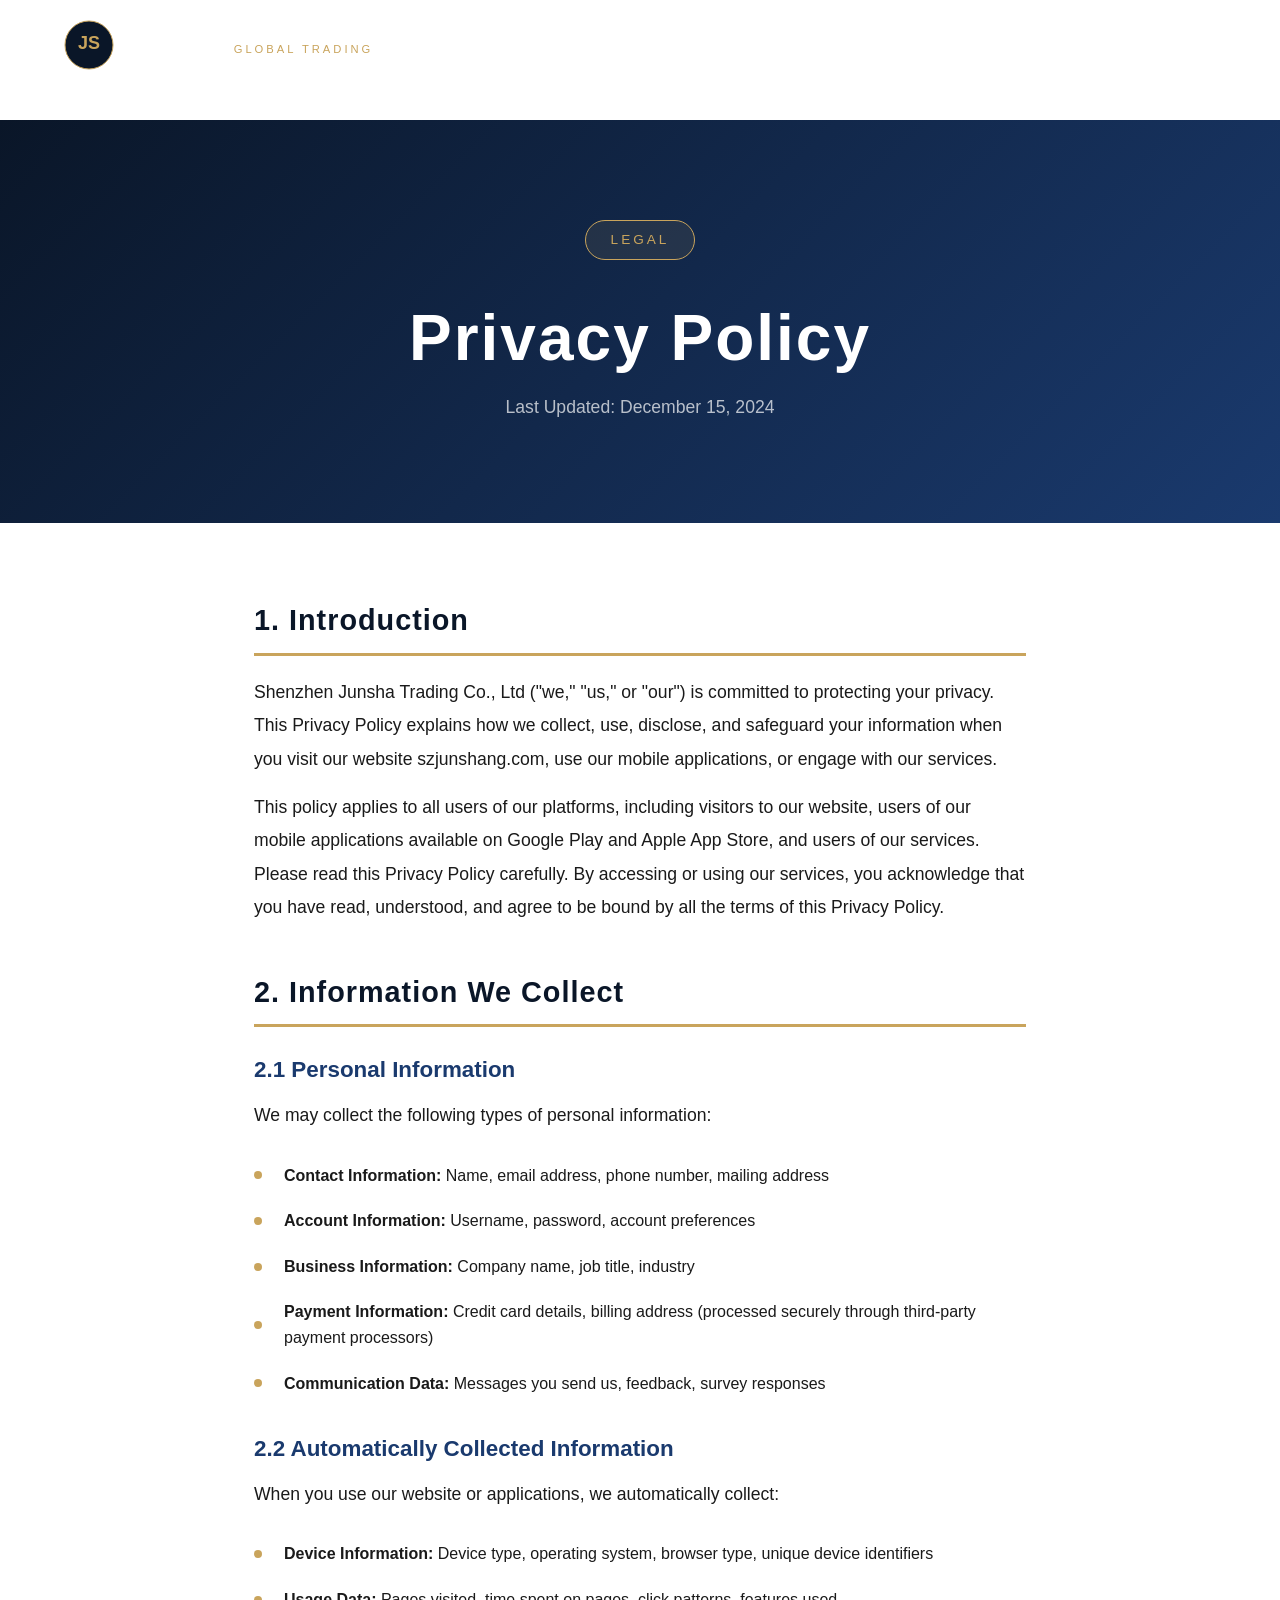
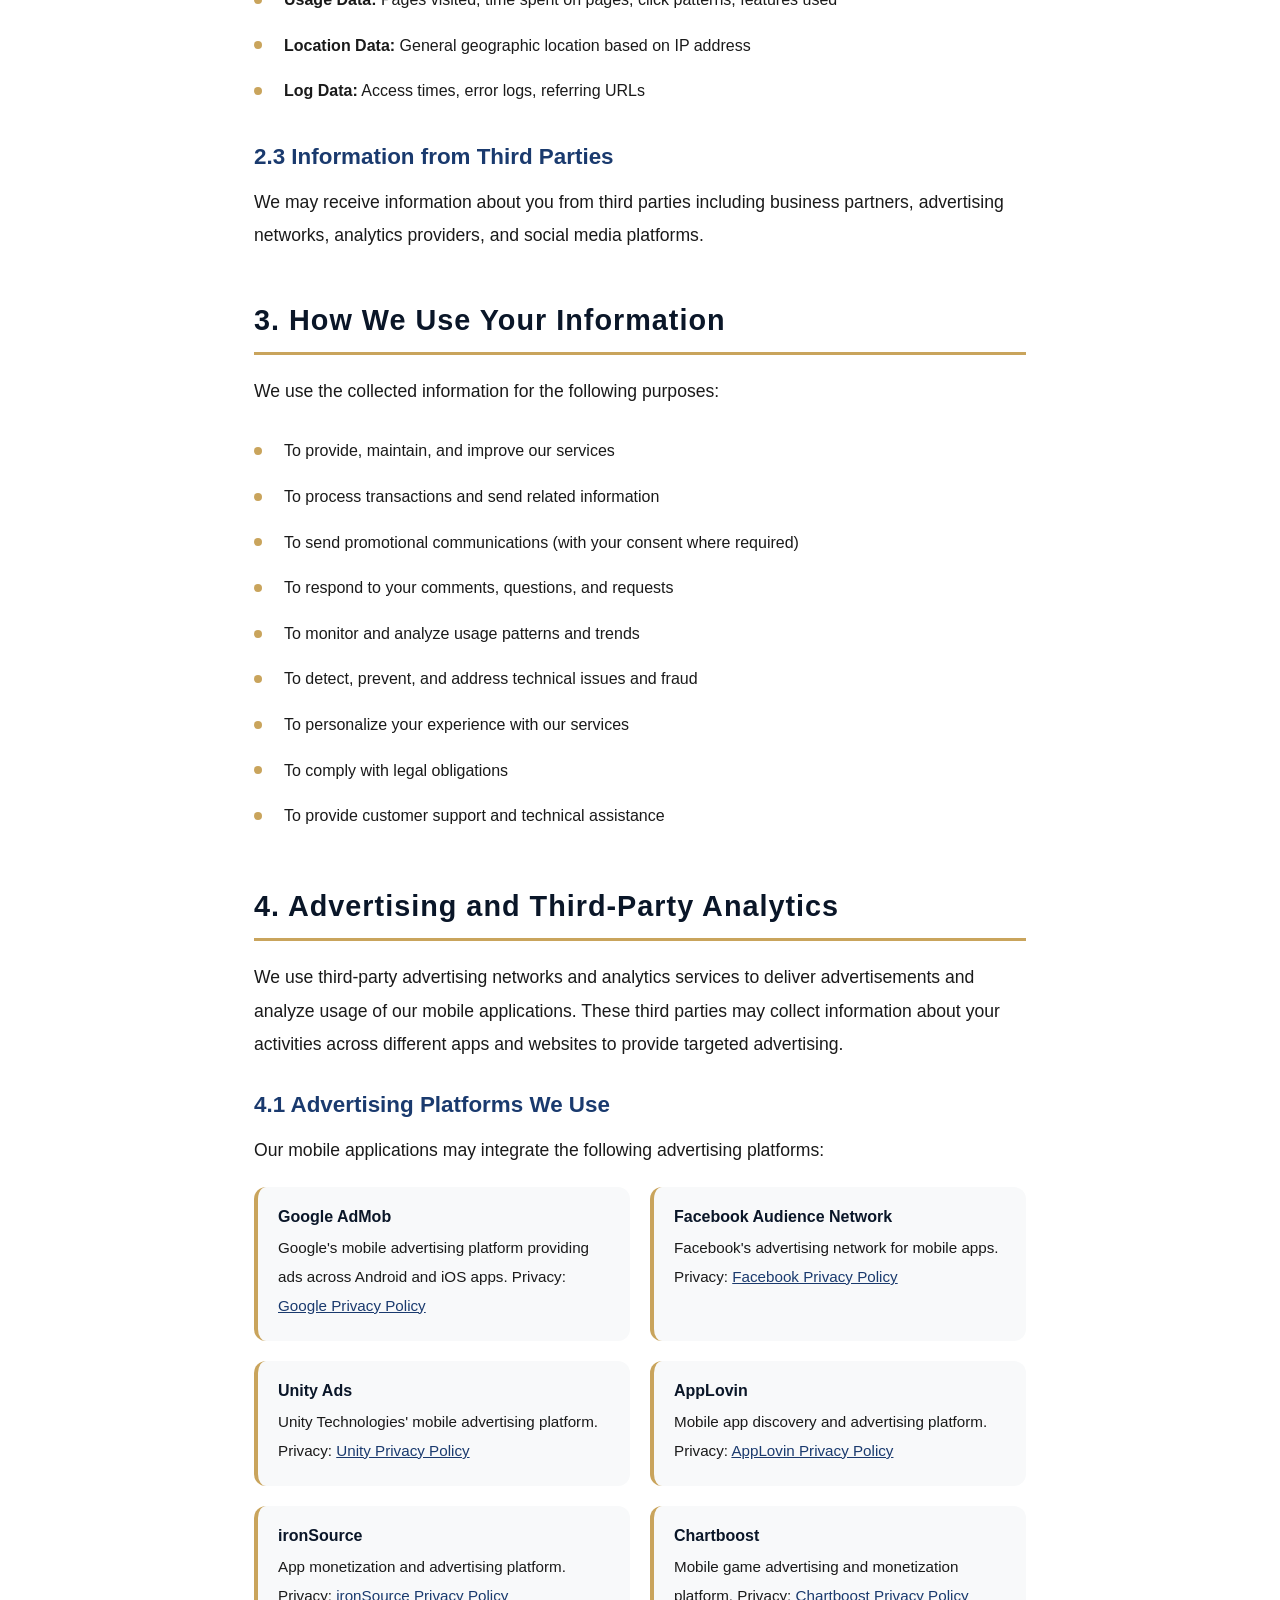
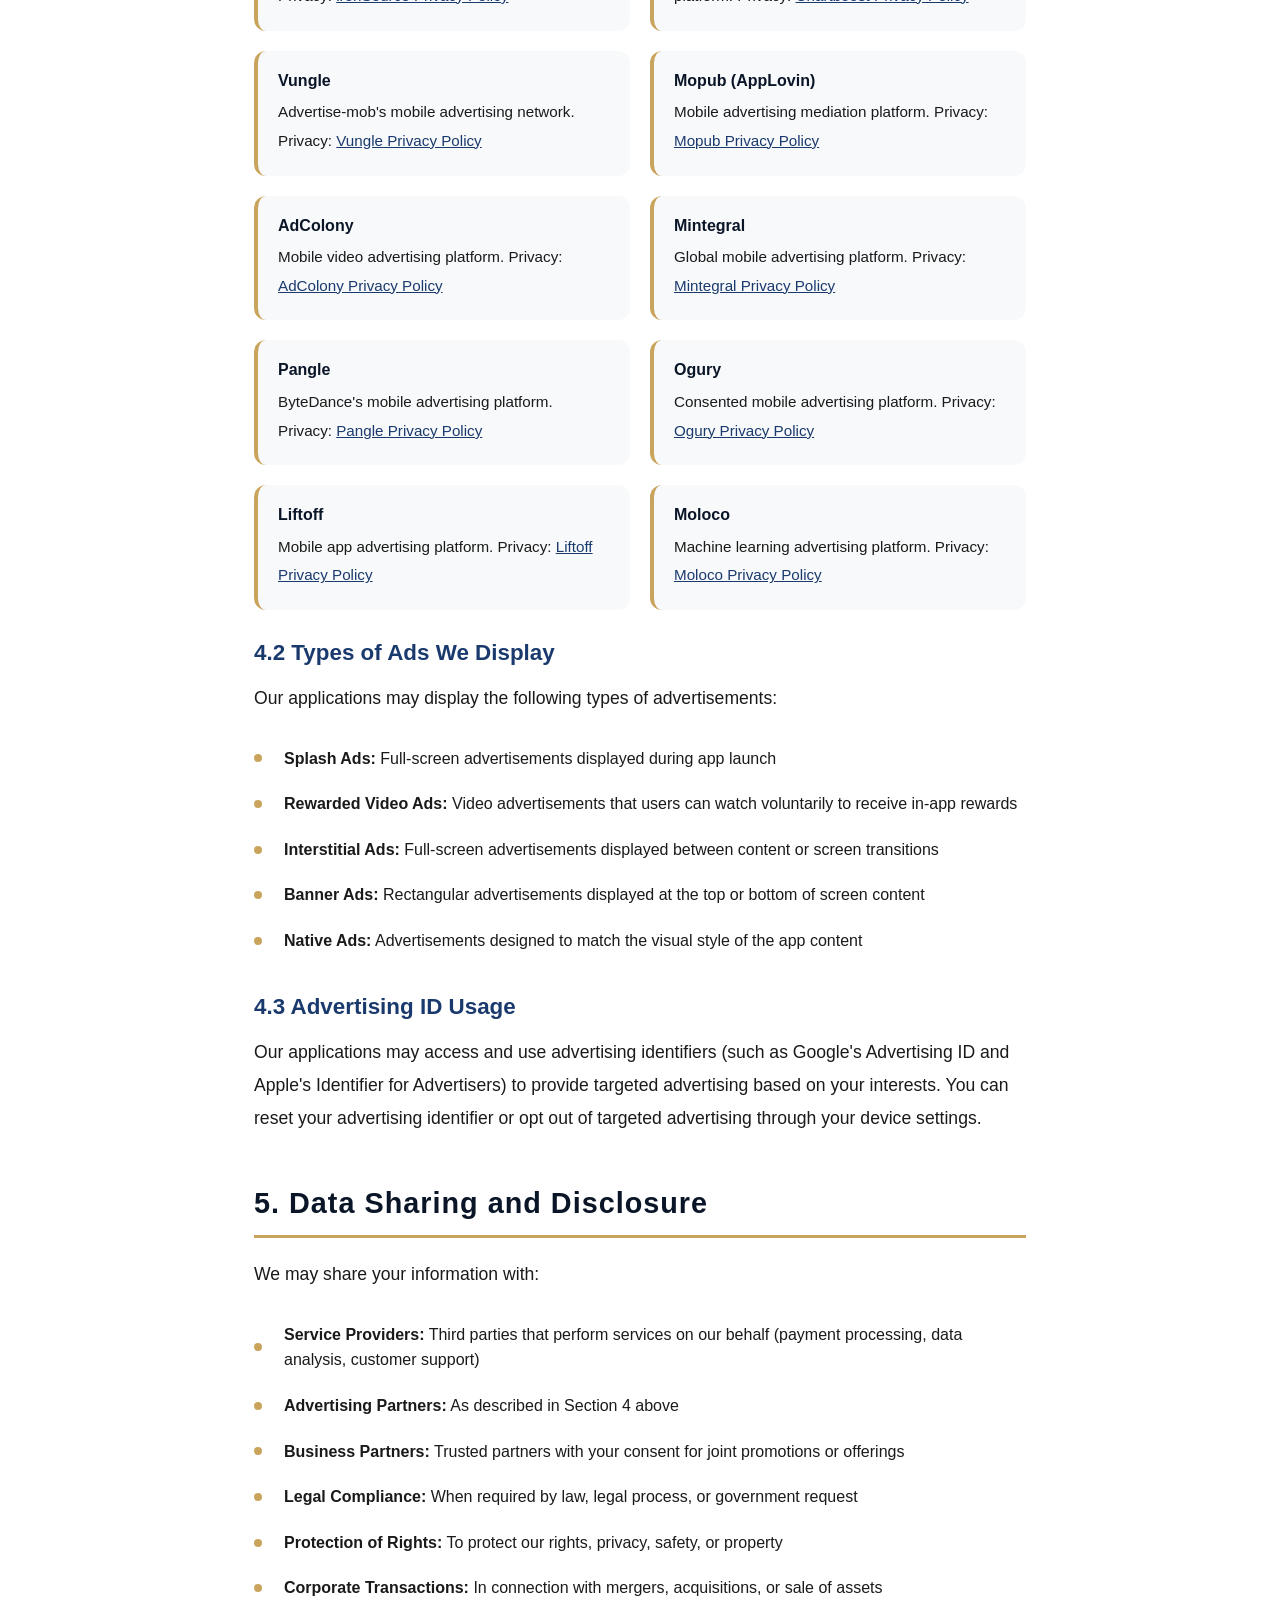
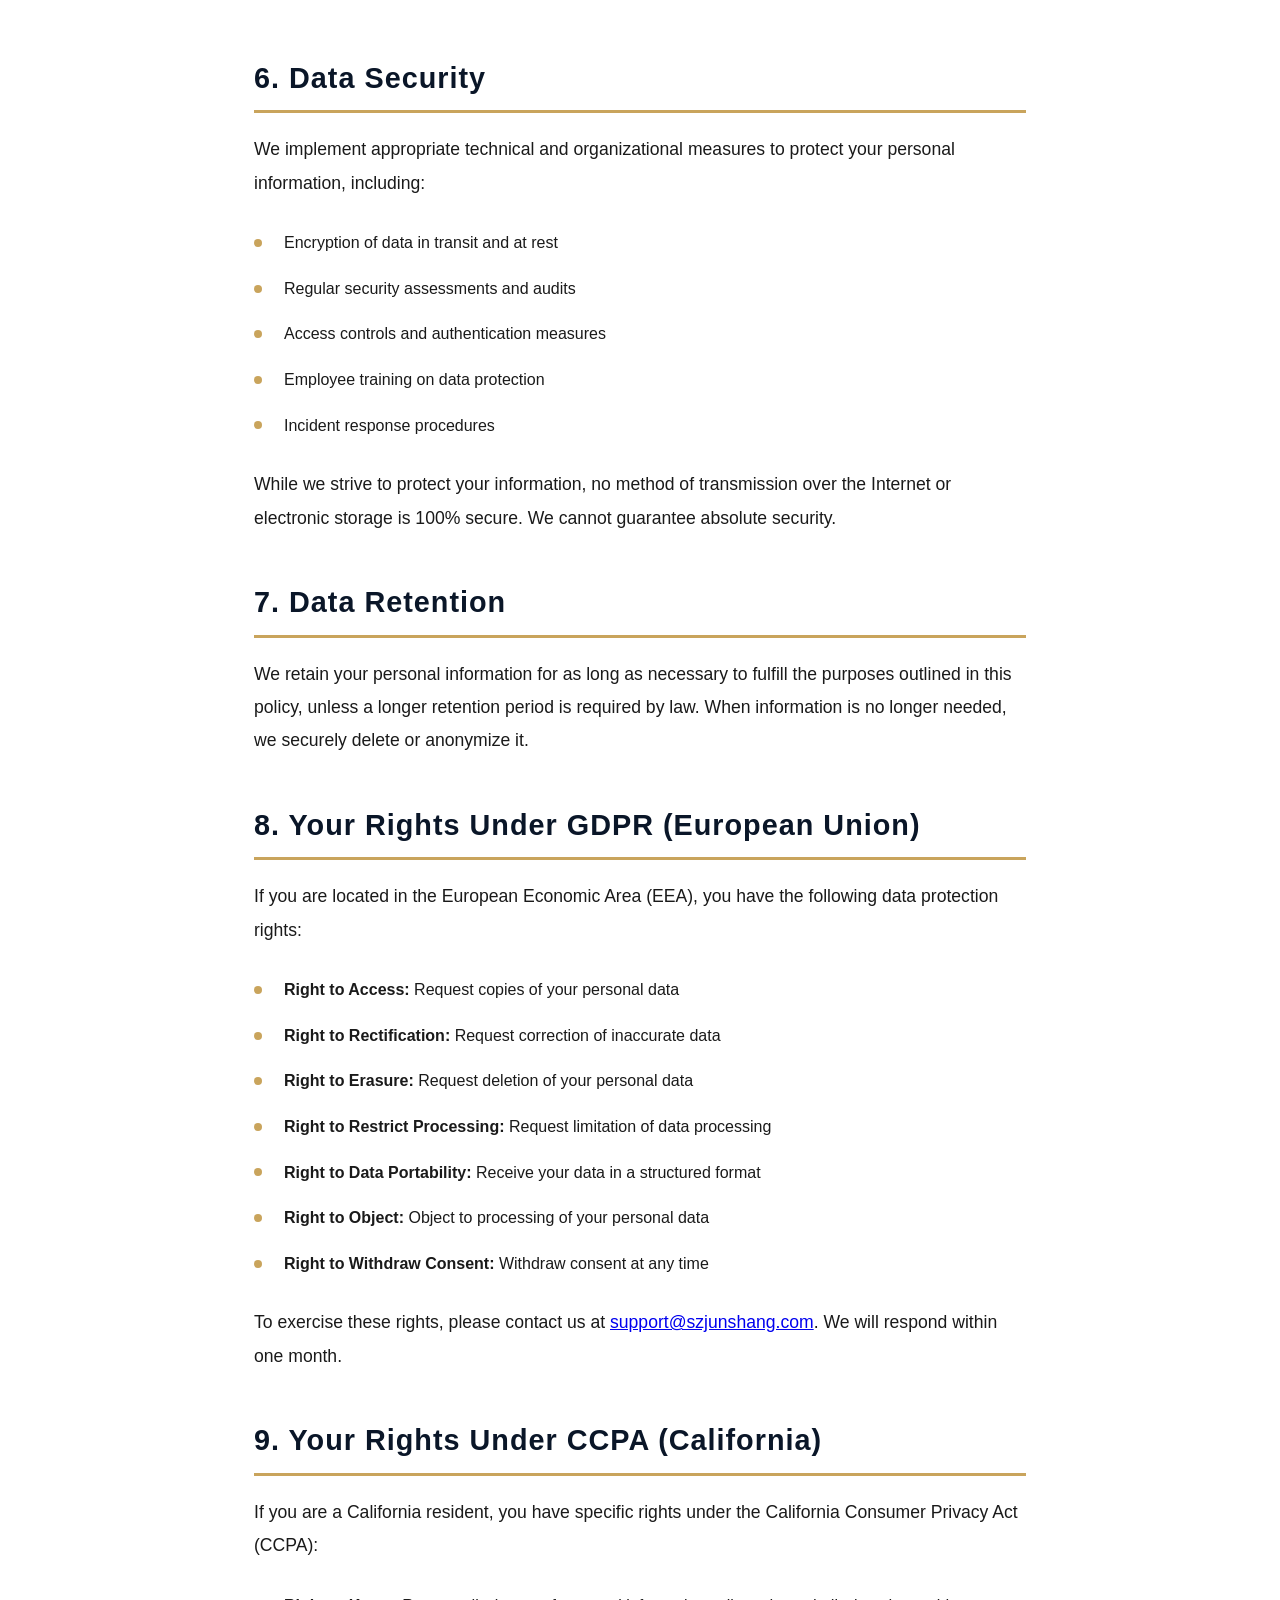
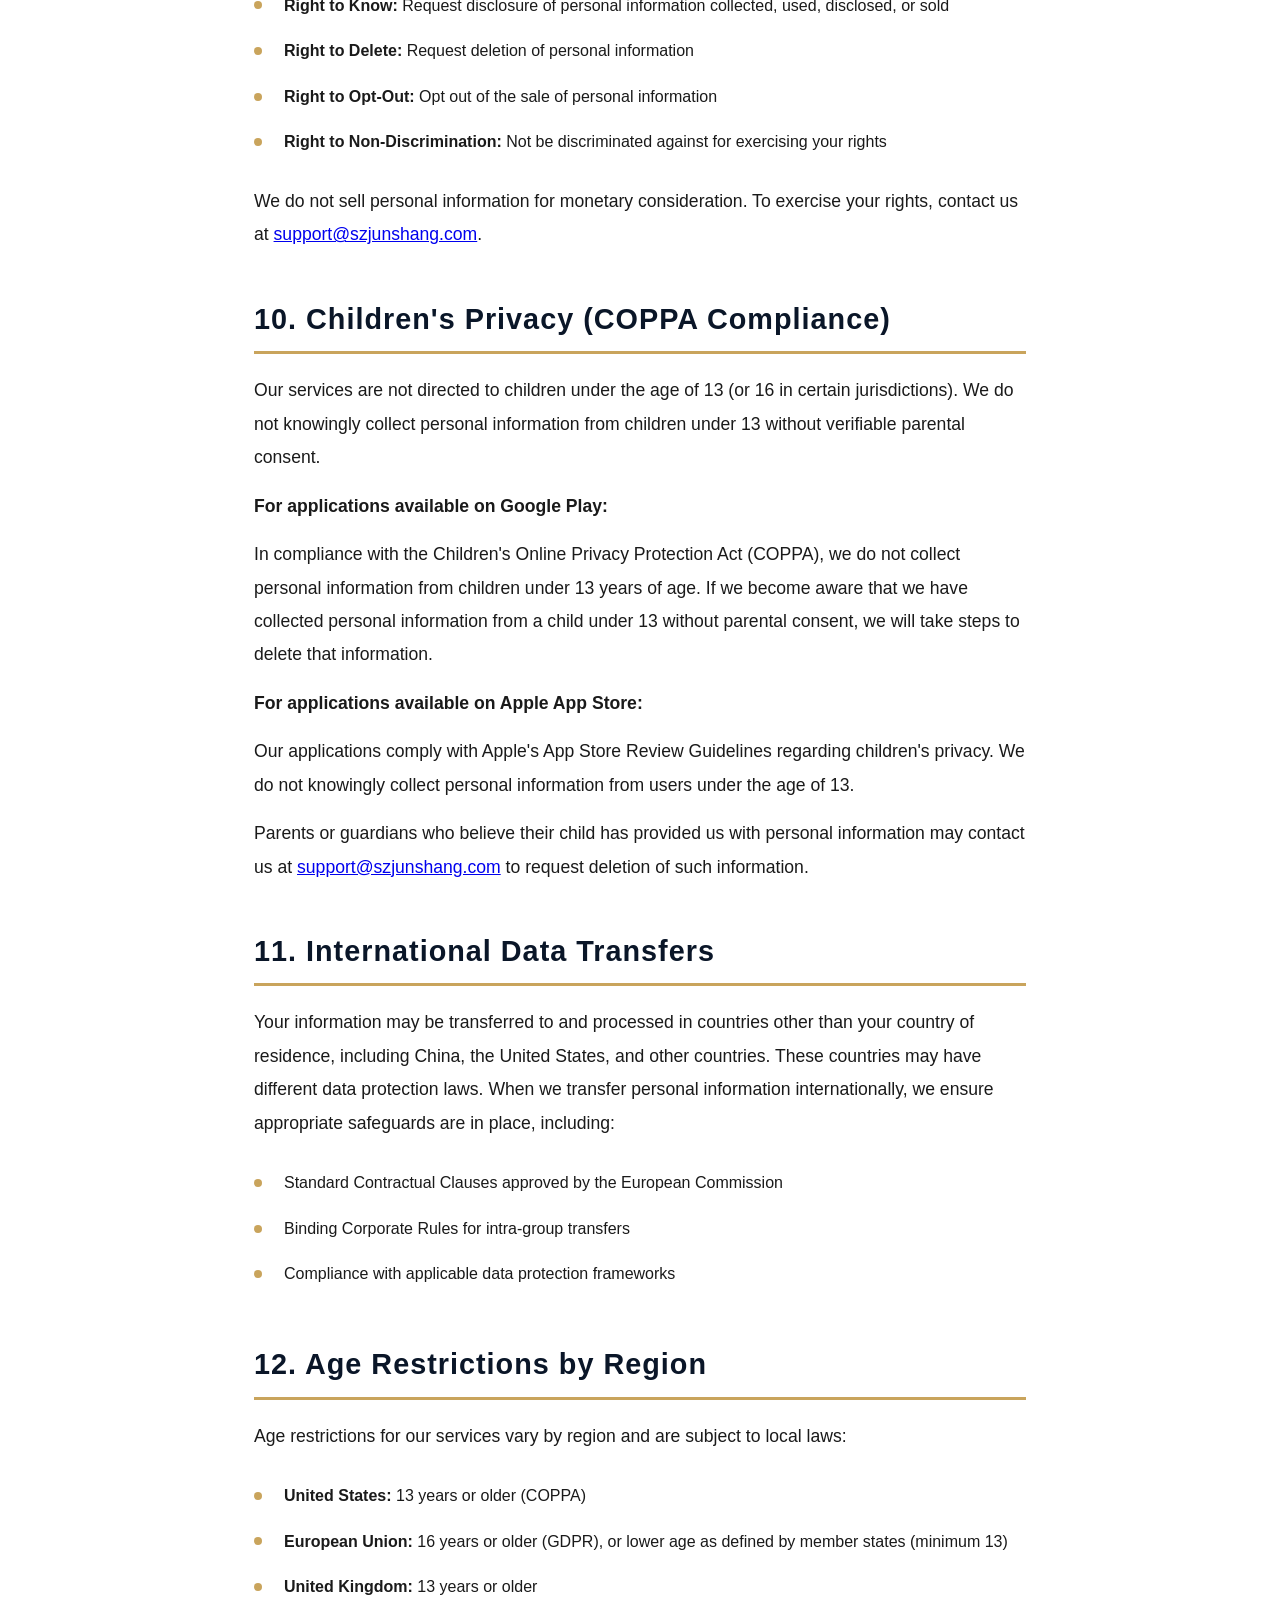
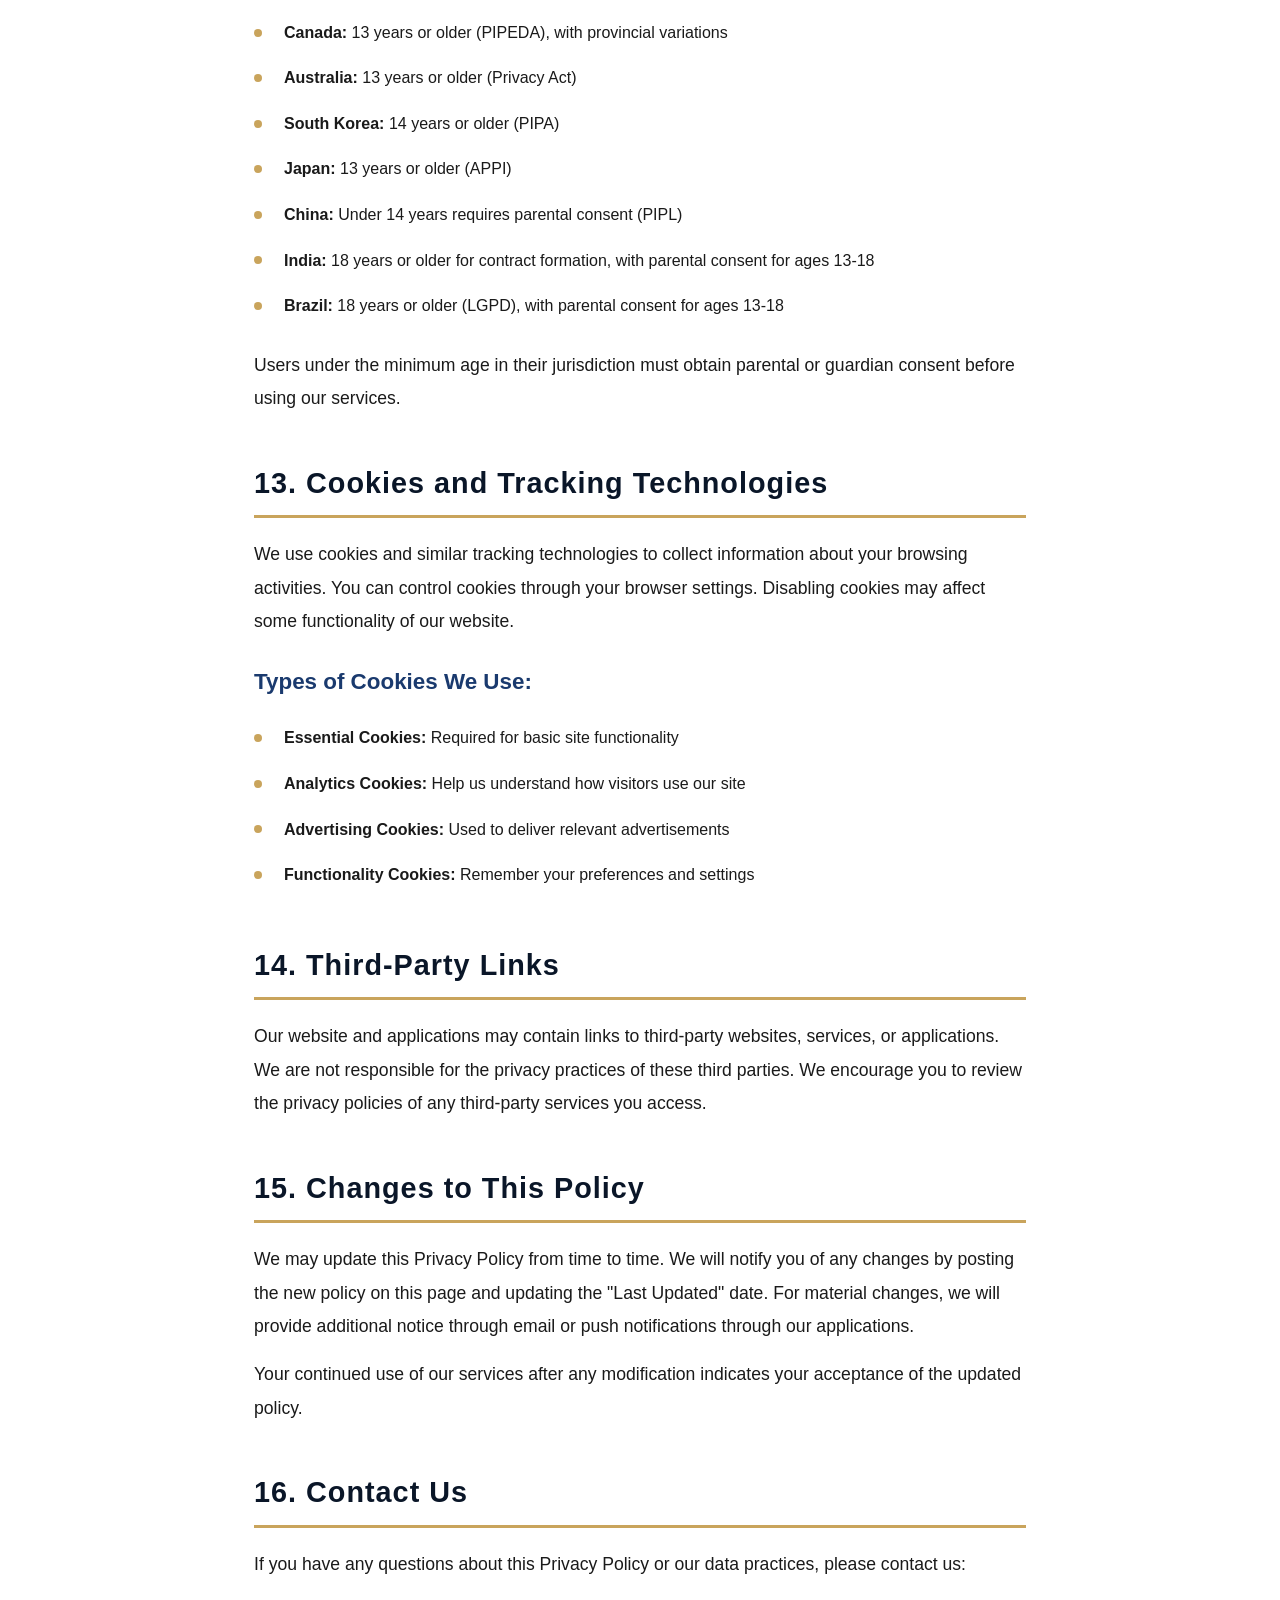
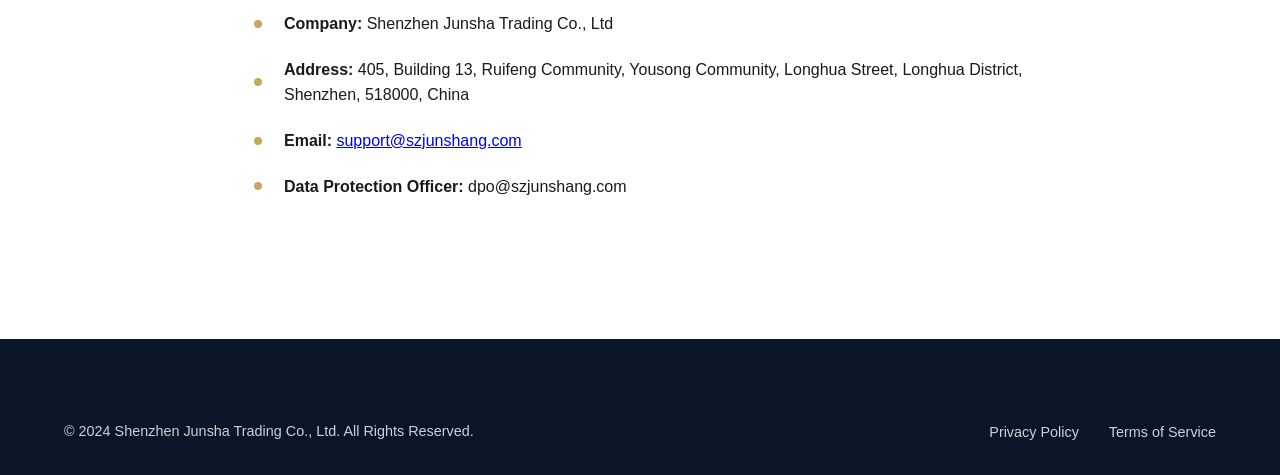
<file: privacy-policy.html>
<!DOCTYPE html>
<html lang="en">
<head>
    <meta charset="UTF-8">
    <meta name="viewport" content="width=device-width, initial-scale=1.0">
    <meta name="description" content="Shenzhen Junsha Trading Co., Ltd Privacy Policy - Learn how we collect, use, and protect your personal information.">
    <meta name="robots" content="noindex, nofollow">
    <link rel="canonical" href="https://szjunshang.com/privacy-policy">
    <title>Privacy Policy - Shenzhen Junsha Trading Co., Ltd</title>
    <link rel="stylesheet" href="css/styles.css">
</head>
<body>
    <nav class="navbar">
        <div class="nav-container">
            <a href="index.html" class="logo">
                <svg viewBox="0 0 100 100" width="50" height="50"><circle cx="50" cy="50" r="48" fill="#0a1628" stroke="#c9a45c" stroke-width="2"/><text x="50" y="58" text-anchor="middle" fill="#c9a45c" font-family="Arial" font-size="36" font-weight="bold">JS</text></svg>
                <div><span class="logo-text">JUNSHA</span><span class="logo-tagline">Global Trading</span></div>
            </a>
            <ul class="nav-menu">
                <li><a href="index.html">Home</a></li>
                <li><a href="services.html">Services</a></li>
                <li><a href="culture.html">Culture</a></li>
                <li><a href="news.html">News</a></li>
                <li><a href="contact.html">Contact</a></li>
            </ul>
            <div class="mobile-toggle"><span></span><span></span><span></span></div>
        </div>
    </nav>

    <div class="legal-page">
        <div class="legal-header">
            <div class="container">
                <span class="section-badge">Legal</span>
                <h1 style="color:#fff;margin-top:20px;">Privacy Policy</h1>
                <p style="color:rgba(255,255,255,0.7);margin-top:15px;">Last Updated: December 15, 2024</p>
            </div>
        </div>

        <div class="legal-content">
            <div class="legal-section">
                <h2>1. Introduction</h2>
                <p>Shenzhen Junsha Trading Co., Ltd ("we," "us," or "our") is committed to protecting your privacy. This Privacy Policy explains how we collect, use, disclose, and safeguard your information when you visit our website szjunshang.com, use our mobile applications, or engage with our services.</p>
                <p>This policy applies to all users of our platforms, including visitors to our website, users of our mobile applications available on Google Play and Apple App Store, and users of our services. Please read this Privacy Policy carefully. By accessing or using our services, you acknowledge that you have read, understood, and agree to be bound by all the terms of this Privacy Policy.</p>
            </div>

            <div class="legal-section">
                <h2>2. Information We Collect</h2>
                <h3>2.1 Personal Information</h3>
                <p>We may collect the following types of personal information:</p>
                <ul>
                    <li><strong>Contact Information:</strong> Name, email address, phone number, mailing address</li>
                    <li><strong>Account Information:</strong> Username, password, account preferences</li>
                    <li><strong>Business Information:</strong> Company name, job title, industry</li>
                    <li><strong>Payment Information:</strong> Credit card details, billing address (processed securely through third-party payment processors)</li>
                    <li><strong>Communication Data:</strong> Messages you send us, feedback, survey responses</li>
                </ul>

                <h3>2.2 Automatically Collected Information</h3>
                <p>When you use our website or applications, we automatically collect:</p>
                <ul>
                    <li><strong>Device Information:</strong> Device type, operating system, browser type, unique device identifiers</li>
                    <li><strong>Usage Data:</strong> Pages visited, time spent on pages, click patterns, features used</li>
                    <li><strong>Location Data:</strong> General geographic location based on IP address</li>
                    <li><strong>Log Data:</strong> Access times, error logs, referring URLs</li>
                </ul>

                <h3>2.3 Information from Third Parties</h3>
                <p>We may receive information about you from third parties including business partners, advertising networks, analytics providers, and social media platforms.</p>
            </div>

            <div class="legal-section">
                <h2>3. How We Use Your Information</h2>
                <p>We use the collected information for the following purposes:</p>
                <ul>
                    <li>To provide, maintain, and improve our services</li>
                    <li>To process transactions and send related information</li>
                    <li>To send promotional communications (with your consent where required)</li>
                    <li>To respond to your comments, questions, and requests</li>
                    <li>To monitor and analyze usage patterns and trends</li>
                    <li>To detect, prevent, and address technical issues and fraud</li>
                    <li>To personalize your experience with our services</li>
                    <li>To comply with legal obligations</li>
                    <li>To provide customer support and technical assistance</li>
                </ul>
            </div>

            <div class="legal-section">
                <h2>4. Advertising and Third-Party Analytics</h2>
                <p>We use third-party advertising networks and analytics services to deliver advertisements and analyze usage of our mobile applications. These third parties may collect information about your activities across different apps and websites to provide targeted advertising.</p>

                <h3>4.1 Advertising Platforms We Use</h3>
                <p>Our mobile applications may integrate the following advertising platforms:</p>
                <div class="ad-platforms-grid">
                    <div class="ad-platform-item">
                        <h4>Google AdMob</h4>
                        <p>Google's mobile advertising platform providing ads across Android and iOS apps. Privacy: <a href="https://policies.google.com/privacy" target="_blank" style="color:#1a3a6e;">Google Privacy Policy</a></p>
                    </div>
                    <div class="ad-platform-item">
                        <h4>Facebook Audience Network</h4>
                        <p>Facebook's advertising network for mobile apps. Privacy: <a href="https://www.facebook.com/privacy/policy" target="_blank" style="color:#1a3a6e;">Facebook Privacy Policy</a></p>
                    </div>
                    <div class="ad-platform-item">
                        <h4>Unity Ads</h4>
                        <p>Unity Technologies' mobile advertising platform. Privacy: <a href="https://unity.com/legal/privacy-policy" target="_blank" style="color:#1a3a6e;">Unity Privacy Policy</a></p>
                    </div>
                    <div class="ad-platform-item">
                        <h4>AppLovin</h4>
                        <p>Mobile app discovery and advertising platform. Privacy: <a href="https://www.applovin.com/privacy" target="_blank" style="color:#1a3a6e;">AppLovin Privacy Policy</a></p>
                    </div>
                    <div class="ad-platform-item">
                        <h4>ironSource</h4>
                        <p>App monetization and advertising platform. Privacy: <a href="https://www.ironsrc.com/privacy-policy/" target="_blank" style="color:#1a3a6e;">ironSource Privacy Policy</a></p>
                    </div>
                    <div class="ad-platform-item">
                        <h4>Chartboost</h4>
                        <p>Mobile game advertising and monetization platform. Privacy: <a href="https://www.chartboost.com/privacy/" target="_blank" style="color:#1a3a6e;">Chartboost Privacy Policy</a></p>
                    </div>
                    <div class="ad-platform-item">
                        <h4>Vungle</h4>
                        <p>Advertise-mob's mobile advertising network. Privacy: <a href="https://vungle.com/privacy/" target="_blank" style="color:#1a3a6e;">Vungle Privacy Policy</a></p>
                    </div>
                    <div class="ad-platform-item">
                        <h4>Mopub (AppLovin)</h4>
                        <p>Mobile advertising mediation platform. Privacy: <a href="https://www.mopub.com/legal/privacy/" target="_blank" style="color:#1a3a6e;">Mopub Privacy Policy</a></p>
                    </div>
                    <div class="ad-platform-item">
                        <h4>AdColony</h4>
                        <p>Mobile video advertising platform. Privacy: <a href="https://www.adcolony.com/privacy-policy/" target="_blank" style="color:#1a3a6e;">AdColony Privacy Policy</a></p>
                    </div>
                    <div class="ad-platform-item">
                        <h4>Mintegral</h4>
                        <p>Global mobile advertising platform. Privacy: <a href="https://www.mintegral.com/en/privacy/" target="_blank" style="color:#1a3a6e;">Mintegral Privacy Policy</a></p>
                    </div>
                    <div class="ad-platform-item">
                        <h4>Pangle</h4>
                        <p>ByteDance's mobile advertising platform. Privacy: <a href="https://www.pangle.io/privacy" target="_blank" style="color:#1a3a6e;">Pangle Privacy Policy</a></p>
                    </div>
                    <div class="ad-platform-item">
                        <h4>Ogury</h4>
                        <p>Consented mobile advertising platform. Privacy: <a href="https://www.ogury.com/privacy-policy/" target="_blank" style="color:#1a3a6e;">Ogury Privacy Policy</a></p>
                    </div>
                    <div class="ad-platform-item">
                        <h4>Liftoff</h4>
                        <p>Mobile app advertising platform. Privacy: <a href="https://liftoff.io/privacy-policy/" target="_blank" style="color:#1a3a6e;">Liftoff Privacy Policy</a></p>
                    </div>
                    <div class="ad-platform-item">
                        <h4>Moloco</h4>
                        <p>Machine learning advertising platform. Privacy: <a href="https://www.moloco.com/privacy-policy" target="_blank" style="color:#1a3a6e;">Moloco Privacy Policy</a></p>
                    </div>
                </div>

                <h3>4.2 Types of Ads We Display</h3>
                <p>Our applications may display the following types of advertisements:</p>
                <ul>
                    <li><strong>Splash Ads:</strong> Full-screen advertisements displayed during app launch</li>
                    <li><strong>Rewarded Video Ads:</strong> Video advertisements that users can watch voluntarily to receive in-app rewards</li>
                    <li><strong>Interstitial Ads:</strong> Full-screen advertisements displayed between content or screen transitions</li>
                    <li><strong>Banner Ads:</strong> Rectangular advertisements displayed at the top or bottom of screen content</li>
                    <li><strong>Native Ads:</strong> Advertisements designed to match the visual style of the app content</li>
                </ul>

                <h3>4.3 Advertising ID Usage</h3>
                <p>Our applications may access and use advertising identifiers (such as Google's Advertising ID and Apple's Identifier for Advertisers) to provide targeted advertising based on your interests. You can reset your advertising identifier or opt out of targeted advertising through your device settings.</p>
            </div>

            <div class="legal-section">
                <h2>5. Data Sharing and Disclosure</h2>
                <p>We may share your information with:</p>
                <ul>
                    <li><strong>Service Providers:</strong> Third parties that perform services on our behalf (payment processing, data analysis, customer support)</li>
                    <li><strong>Advertising Partners:</strong> As described in Section 4 above</li>
                    <li><strong>Business Partners:</strong> Trusted partners with your consent for joint promotions or offerings</li>
                    <li><strong>Legal Compliance:</strong> When required by law, legal process, or government request</li>
                    <li><strong>Protection of Rights:</strong> To protect our rights, privacy, safety, or property</li>
                    <li><strong>Corporate Transactions:</strong> In connection with mergers, acquisitions, or sale of assets</li>
                </ul>
            </div>

            <div class="legal-section">
                <h2>6. Data Security</h2>
                <p>We implement appropriate technical and organizational measures to protect your personal information, including:</p>
                <ul>
                    <li>Encryption of data in transit and at rest</li>
                    <li>Regular security assessments and audits</li>
                    <li>Access controls and authentication measures</li>
                    <li>Employee training on data protection</li>
                    <li>Incident response procedures</li>
                </ul>
                <p>While we strive to protect your information, no method of transmission over the Internet or electronic storage is 100% secure. We cannot guarantee absolute security.</p>
            </div>

            <div class="legal-section">
                <h2>7. Data Retention</h2>
                <p>We retain your personal information for as long as necessary to fulfill the purposes outlined in this policy, unless a longer retention period is required by law. When information is no longer needed, we securely delete or anonymize it.</p>
            </div>

            <div class="legal-section">
                <h2>8. Your Rights Under GDPR (European Union)</h2>
                <p>If you are located in the European Economic Area (EEA), you have the following data protection rights:</p>
                <ul>
                    <li><strong>Right to Access:</strong> Request copies of your personal data</li>
                    <li><strong>Right to Rectification:</strong> Request correction of inaccurate data</li>
                    <li><strong>Right to Erasure:</strong> Request deletion of your personal data</li>
                    <li><strong>Right to Restrict Processing:</strong> Request limitation of data processing</li>
                    <li><strong>Right to Data Portability:</strong> Receive your data in a structured format</li>
                    <li><strong>Right to Object:</strong> Object to processing of your personal data</li>
                    <li><strong>Right to Withdraw Consent:</strong> Withdraw consent at any time</li>
                </ul>
                <p>To exercise these rights, please contact us at <a href="mailto:support@szjunshang.com">support@szjunshang.com</a>. We will respond within one month.</p>
            </div>

            <div class="legal-section">
                <h2>9. Your Rights Under CCPA (California)</h2>
                <p>If you are a California resident, you have specific rights under the California Consumer Privacy Act (CCPA):</p>
                <ul>
                    <li><strong>Right to Know:</strong> Request disclosure of personal information collected, used, disclosed, or sold</li>
                    <li><strong>Right to Delete:</strong> Request deletion of personal information</li>
                    <li><strong>Right to Opt-Out:</strong> Opt out of the sale of personal information</li>
                    <li><strong>Right to Non-Discrimination:</strong> Not be discriminated against for exercising your rights</li>
                </ul>
                <p>We do not sell personal information for monetary consideration. To exercise your rights, contact us at <a href="mailto:support@szjunshang.com">support@szjunshang.com</a>.</p>
            </div>

            <div class="legal-section">
                <h2>10. Children's Privacy (COPPA Compliance)</h2>
                <p>Our services are not directed to children under the age of 13 (or 16 in certain jurisdictions). We do not knowingly collect personal information from children under 13 without verifiable parental consent.</p>
                <p><strong>For applications available on Google Play:</strong></p>
                <p>In compliance with the Children's Online Privacy Protection Act (COPPA), we do not collect personal information from children under 13 years of age. If we become aware that we have collected personal information from a child under 13 without parental consent, we will take steps to delete that information.</p>
                <p><strong>For applications available on Apple App Store:</strong></p>
                <p>Our applications comply with Apple's App Store Review Guidelines regarding children's privacy. We do not knowingly collect personal information from users under the age of 13.</p>
                <p>Parents or guardians who believe their child has provided us with personal information may contact us at <a href="mailto:support@szjunshang.com">support@szjunshang.com</a> to request deletion of such information.</p>
            </div>

            <div class="legal-section">
                <h2>11. International Data Transfers</h2>
                <p>Your information may be transferred to and processed in countries other than your country of residence, including China, the United States, and other countries. These countries may have different data protection laws. When we transfer personal information internationally, we ensure appropriate safeguards are in place, including:</p>
                <ul>
                    <li>Standard Contractual Clauses approved by the European Commission</li>
                    <li>Binding Corporate Rules for intra-group transfers</li>
                    <li>Compliance with applicable data protection frameworks</li>
                </ul>
            </div>

            <div class="legal-section">
                <h2>12. Age Restrictions by Region</h2>
                <p>Age restrictions for our services vary by region and are subject to local laws:</p>
                <ul>
                    <li><strong>United States:</strong> 13 years or older (COPPA)</li>
                    <li><strong>European Union:</strong> 16 years or older (GDPR), or lower age as defined by member states (minimum 13)</li>
                    <li><strong>United Kingdom:</strong> 13 years or older</li>
                    <li><strong>Canada:</strong> 13 years or older (PIPEDA), with provincial variations</li>
                    <li><strong>Australia:</strong> 13 years or older (Privacy Act)</li>
                    <li><strong>South Korea:</strong> 14 years or older (PIPA)</li>
                    <li><strong>Japan:</strong> 13 years or older (APPI)</li>
                    <li><strong>China:</strong> Under 14 years requires parental consent (PIPL)</li>
                    <li><strong>India:</strong> 18 years or older for contract formation, with parental consent for ages 13-18</li>
                    <li><strong>Brazil:</strong> 18 years or older (LGPD), with parental consent for ages 13-18</li>
                </ul>
                <p>Users under the minimum age in their jurisdiction must obtain parental or guardian consent before using our services.</p>
            </div>

            <div class="legal-section">
                <h2>13. Cookies and Tracking Technologies</h2>
                <p>We use cookies and similar tracking technologies to collect information about your browsing activities. You can control cookies through your browser settings. Disabling cookies may affect some functionality of our website.</p>
                <h3>Types of Cookies We Use:</h3>
                <ul>
                    <li><strong>Essential Cookies:</strong> Required for basic site functionality</li>
                    <li><strong>Analytics Cookies:</strong> Help us understand how visitors use our site</li>
                    <li><strong>Advertising Cookies:</strong> Used to deliver relevant advertisements</li>
                    <li><strong>Functionality Cookies:</strong> Remember your preferences and settings</li>
                </ul>
            </div>

            <div class="legal-section">
                <h2>14. Third-Party Links</h2>
                <p>Our website and applications may contain links to third-party websites, services, or applications. We are not responsible for the privacy practices of these third parties. We encourage you to review the privacy policies of any third-party services you access.</p>
            </div>

            <div class="legal-section">
                <h2>15. Changes to This Policy</h2>
                <p>We may update this Privacy Policy from time to time. We will notify you of any changes by posting the new policy on this page and updating the "Last Updated" date. For material changes, we will provide additional notice through email or push notifications through our applications.</p>
                <p>Your continued use of our services after any modification indicates your acceptance of the updated policy.</p>
            </div>

            <div class="legal-section">
                <h2>16. Contact Us</h2>
                <p>If you have any questions about this Privacy Policy or our data practices, please contact us:</p>
                <ul>
                    <li><strong>Company:</strong> Shenzhen Junsha Trading Co., Ltd</li>
                    <li><strong>Address:</strong> 405, Building 13, Ruifeng Community, Yousong Community, Longhua Street, Longhua District, Shenzhen, 518000, China</li>
                    <li><strong>Email:</strong> <a href="mailto:support@szjunshang.com">support@szjunshang.com</a></li>
                    <li><strong>Data Protection Officer:</strong> dpo@szjunshang.com</li>
                </ul>
            </div>
        </div>
    </div>

    <footer class="footer">
        <div class="container">
            <div class="footer-bottom" style="border-top:none;padding-top:0;">
                <p>&copy; 2024 Shenzhen Junsha Trading Co., Ltd. All Rights Reserved.</p>
                <div class="footer-bottom-links">
                    <a href="privacy-policy.html">Privacy Policy</a>
                    <a href="terms-of-service.html">Terms of Service</a>
                </div>
            </div>
        </div>
    </footer>
    <script src="js/main.js"></script>
</body>
</html>
</file>
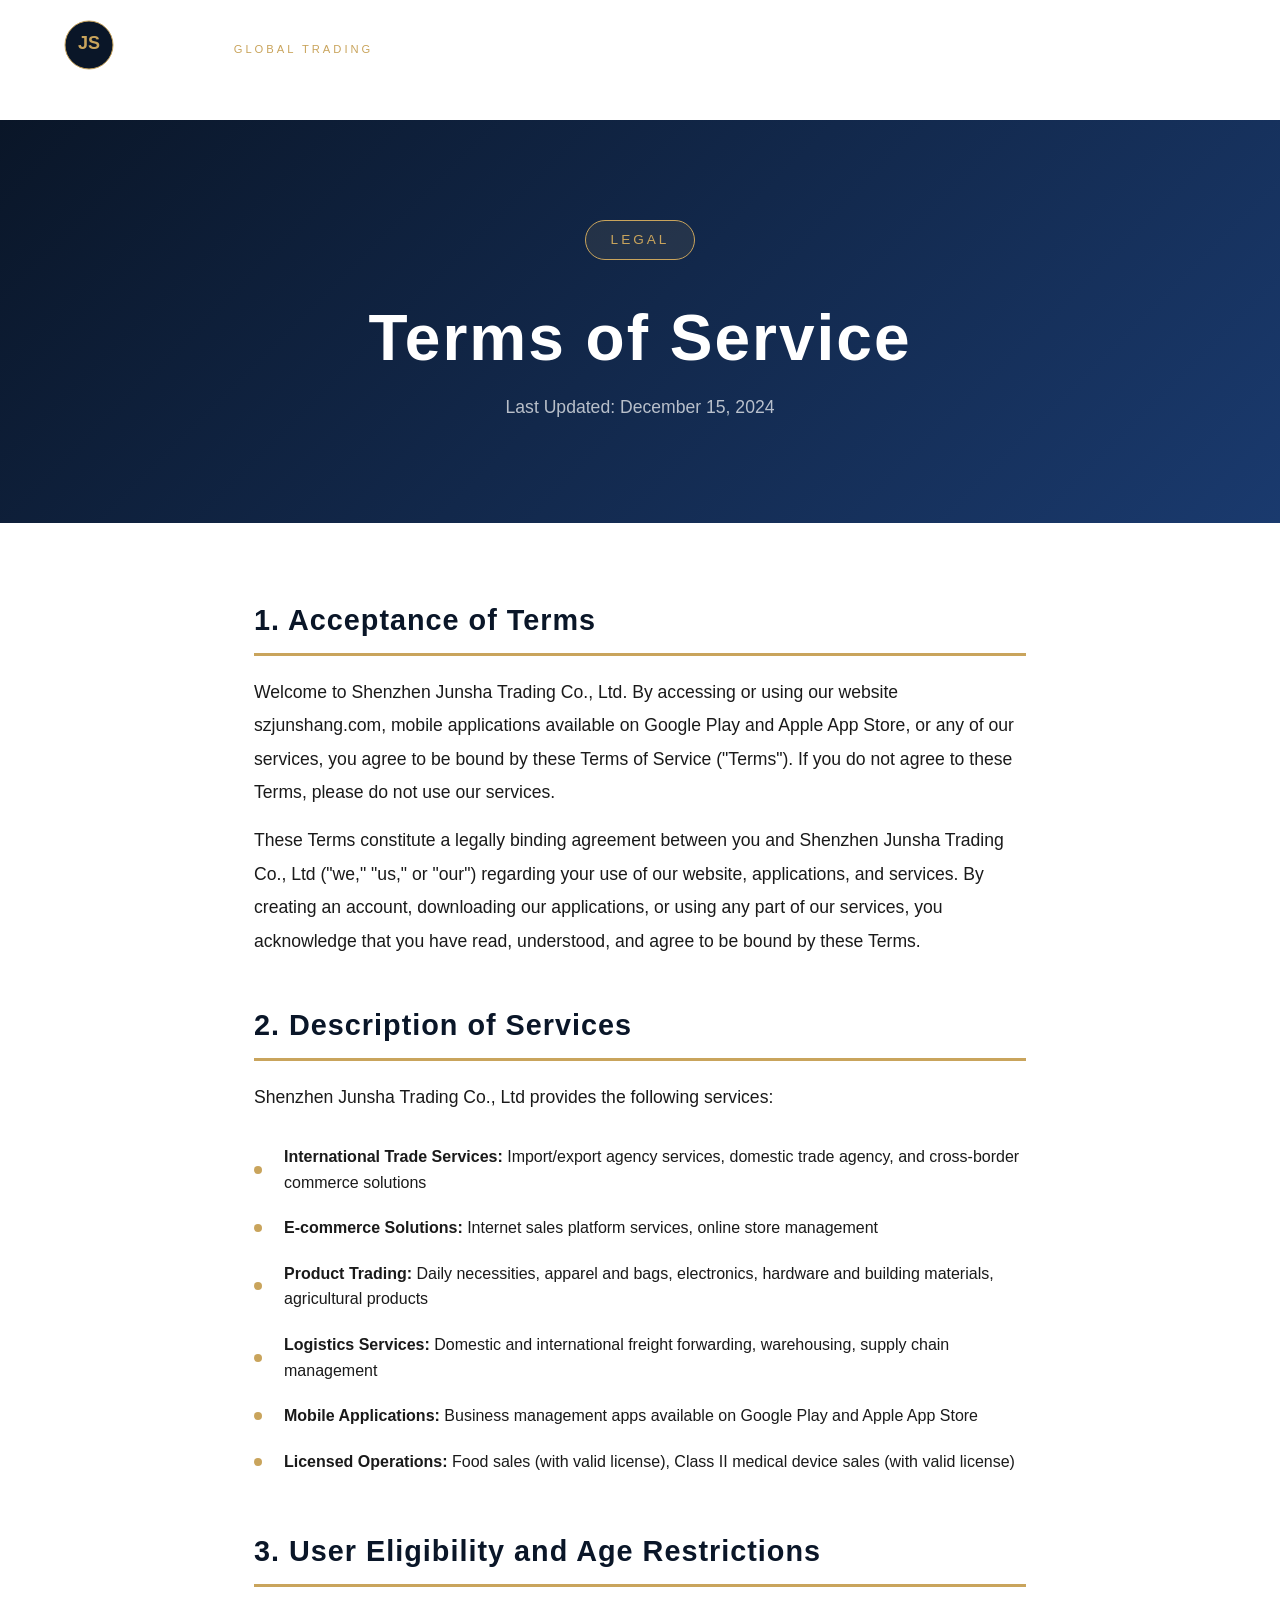
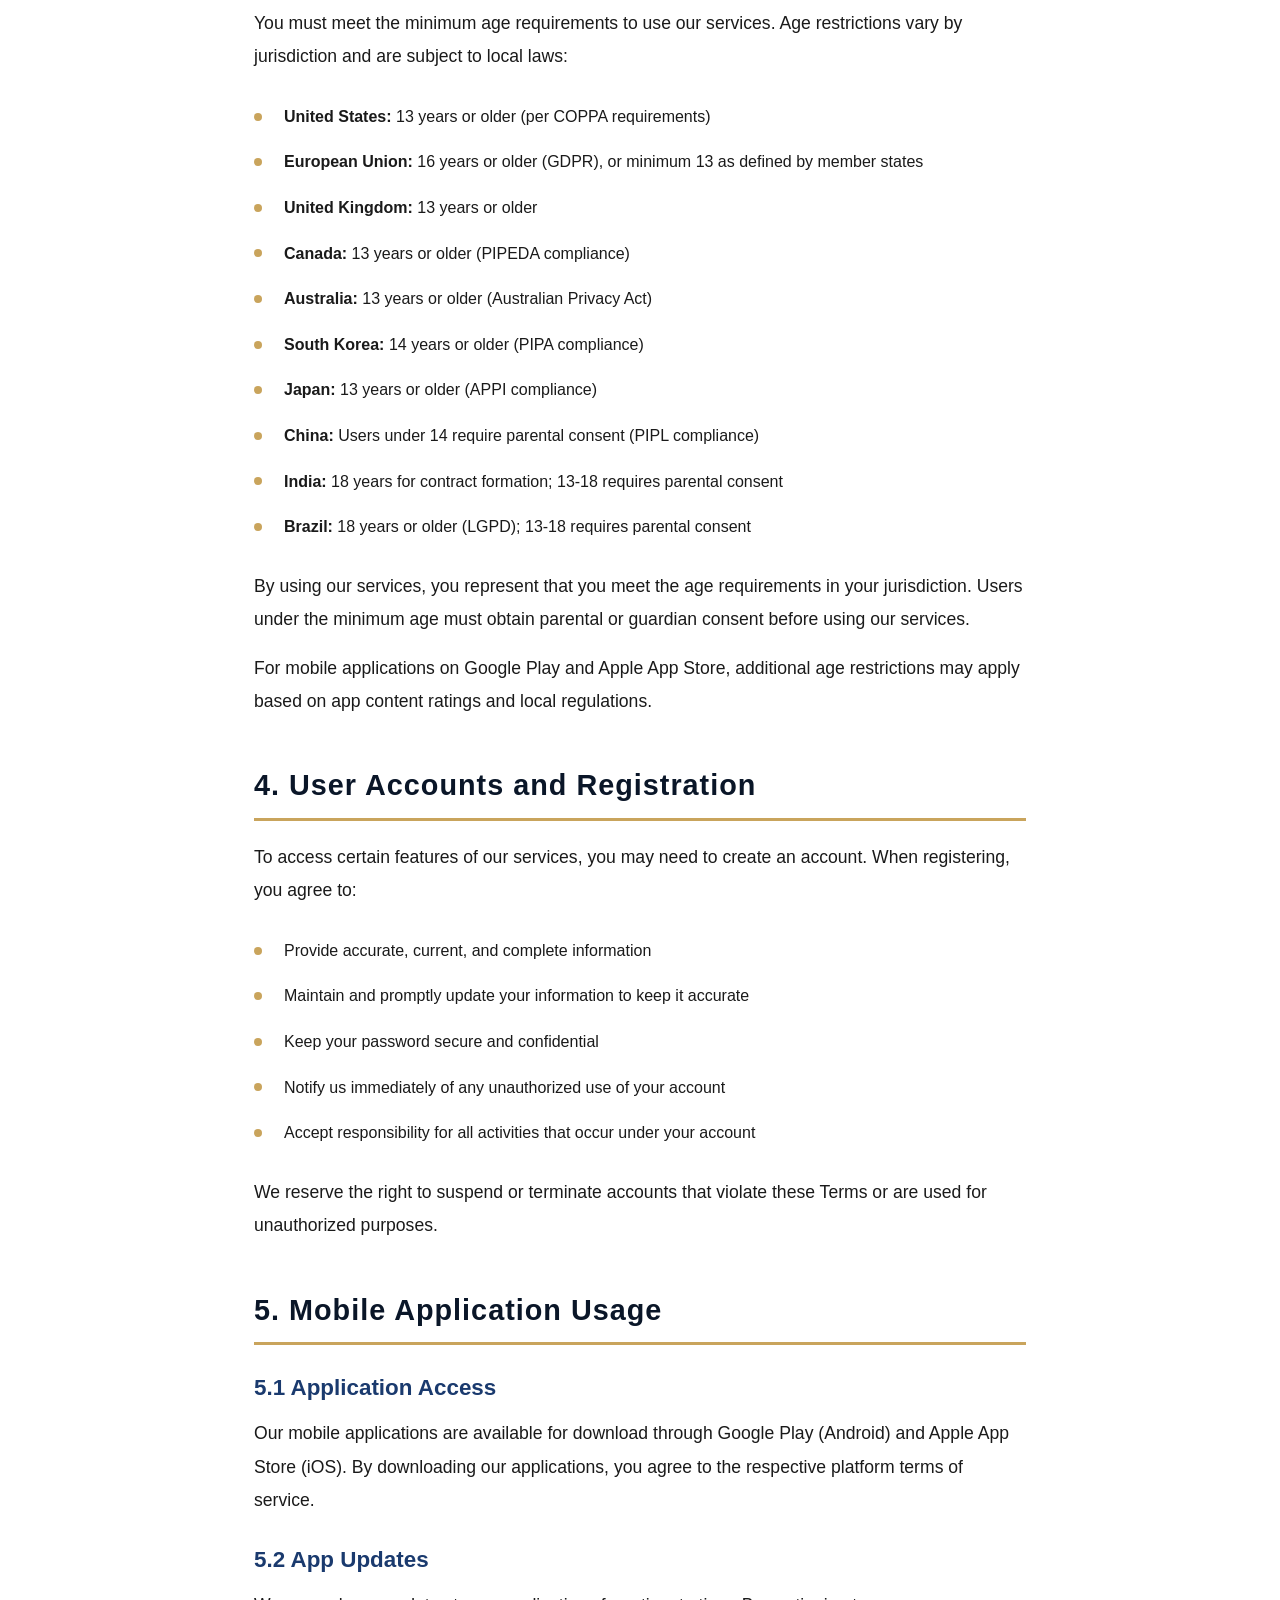
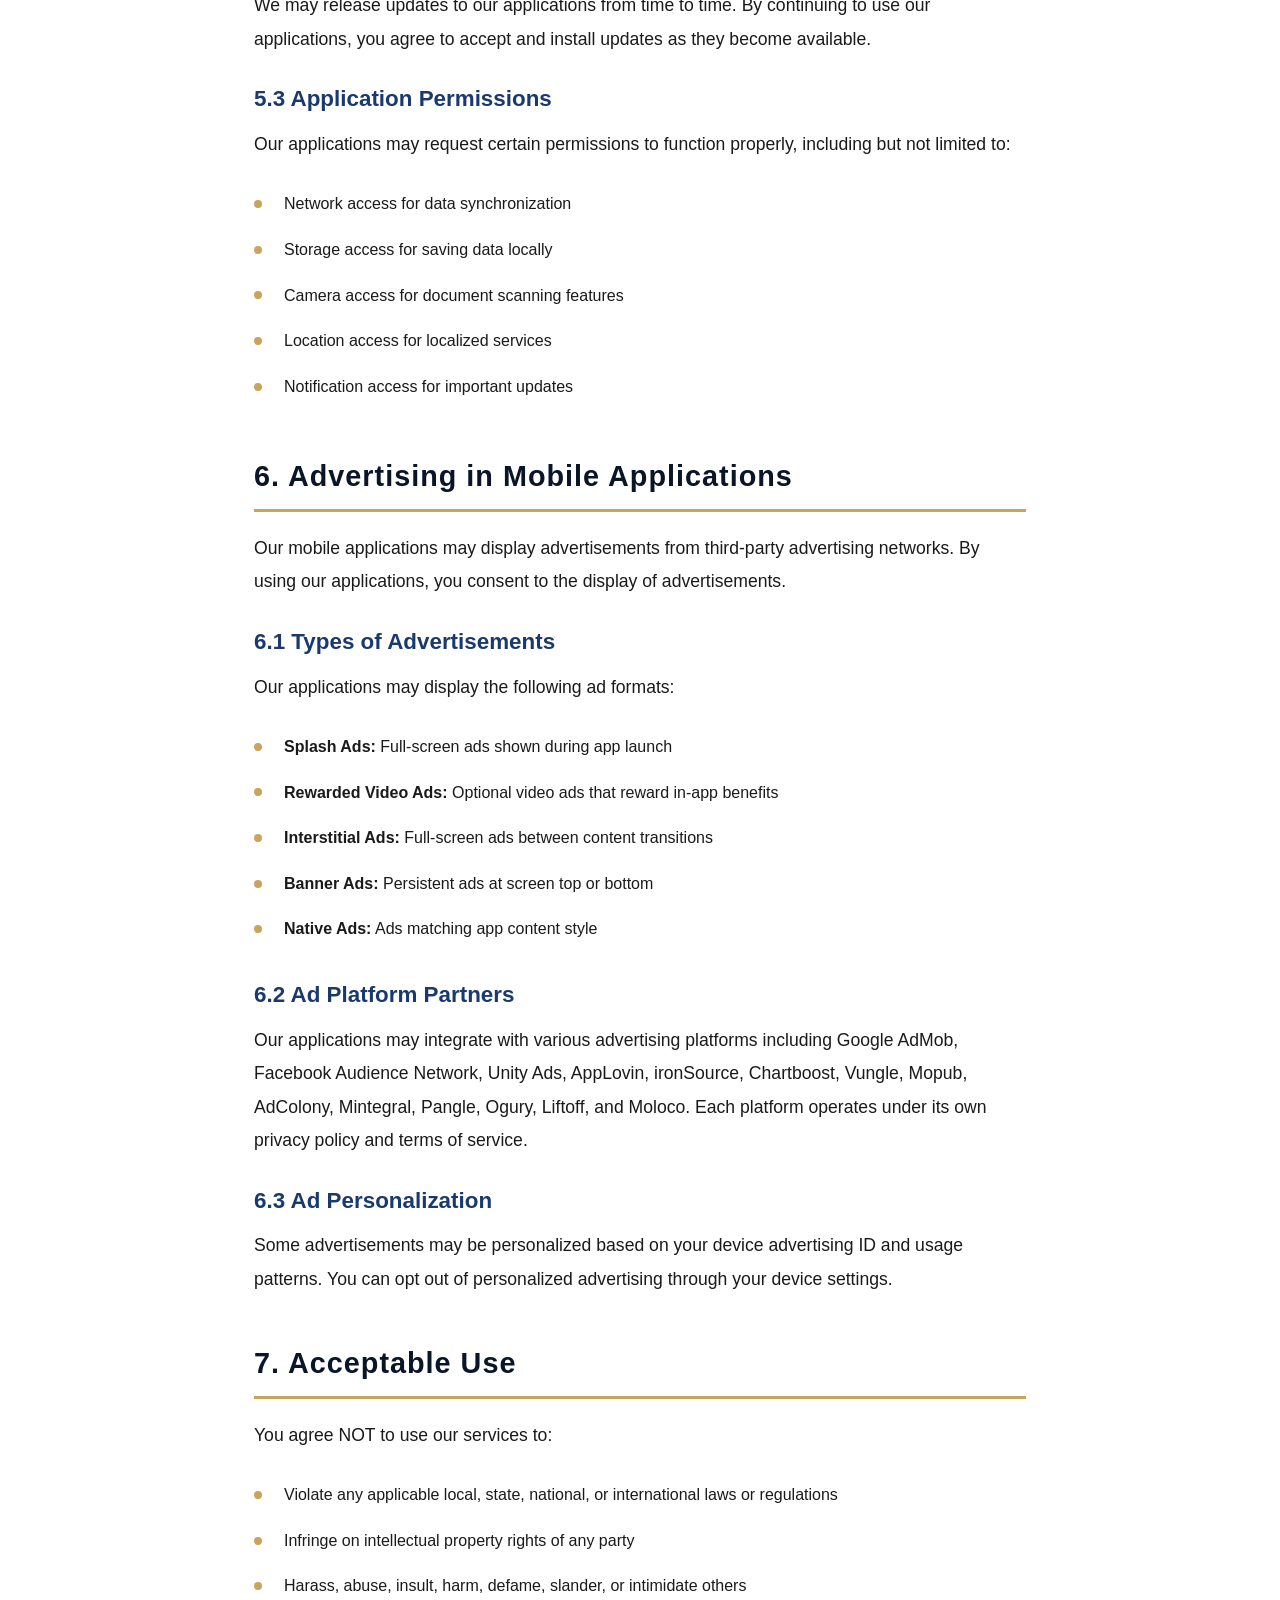
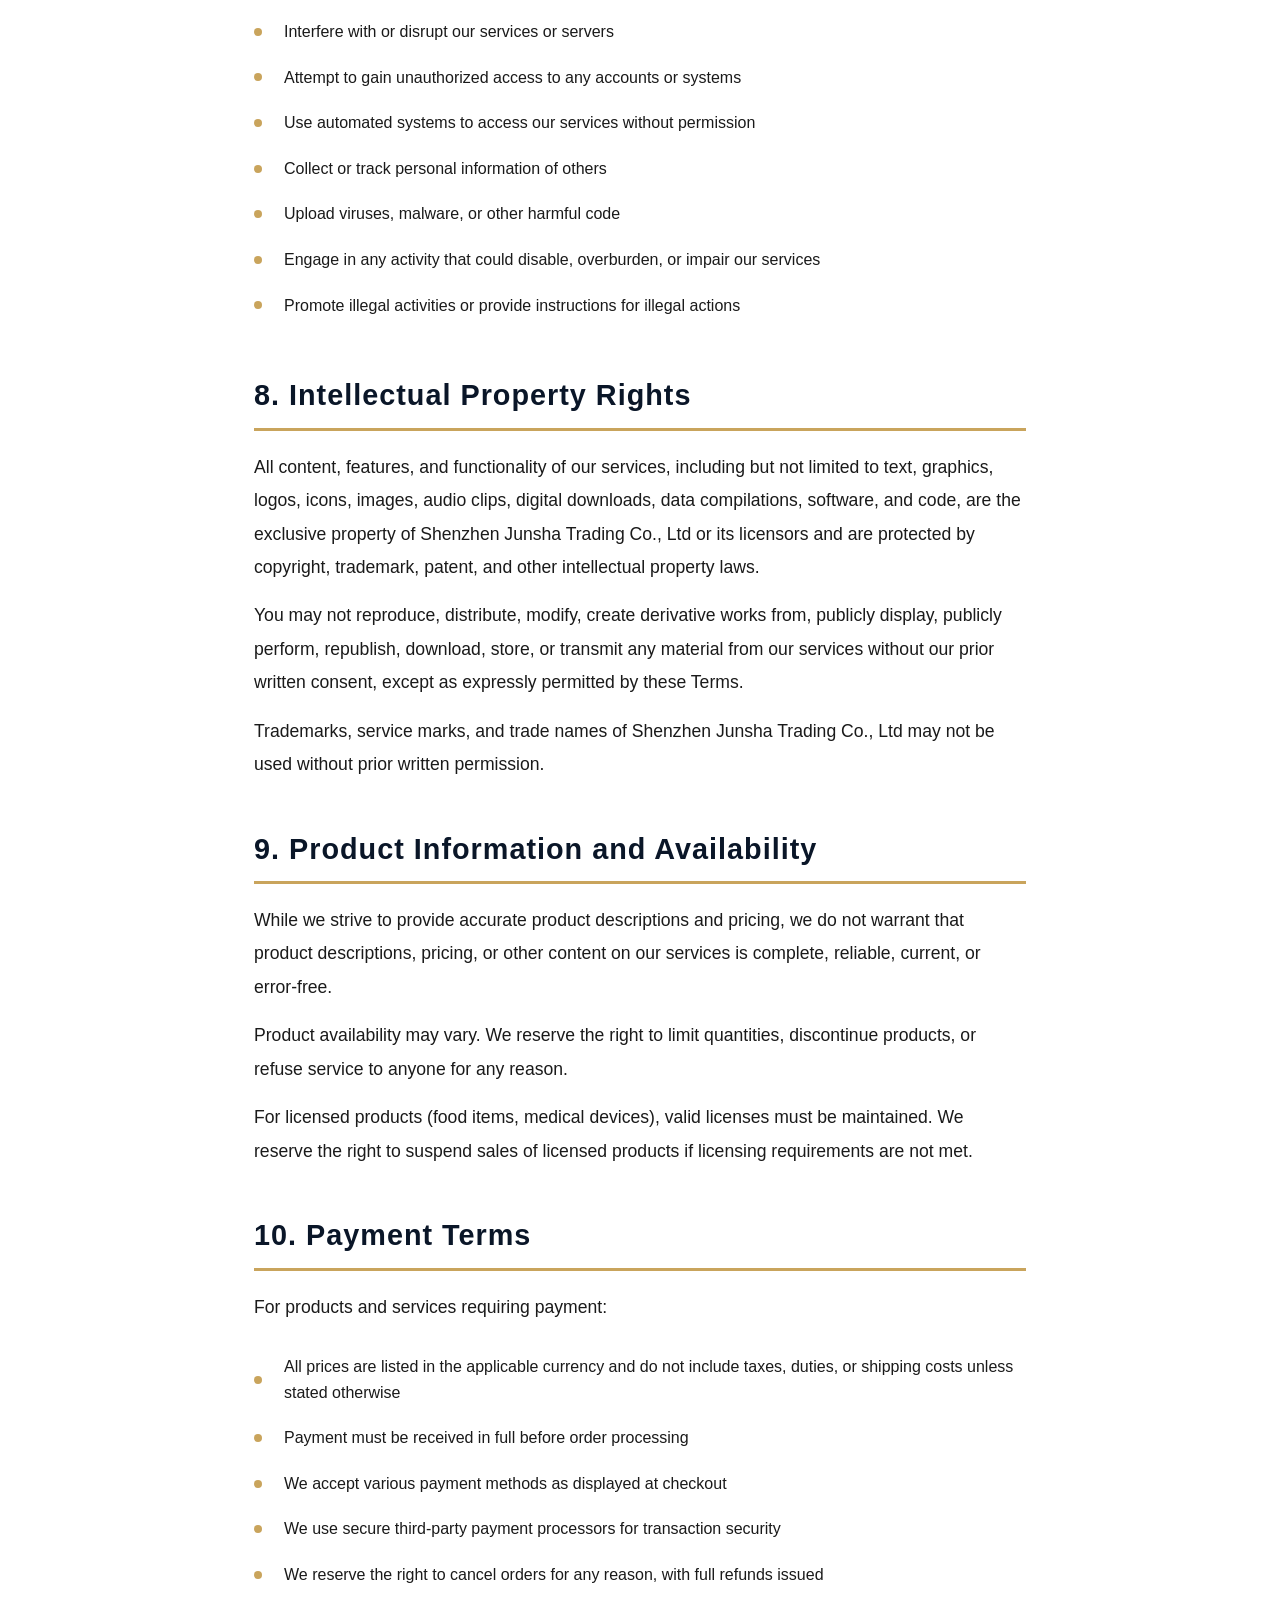
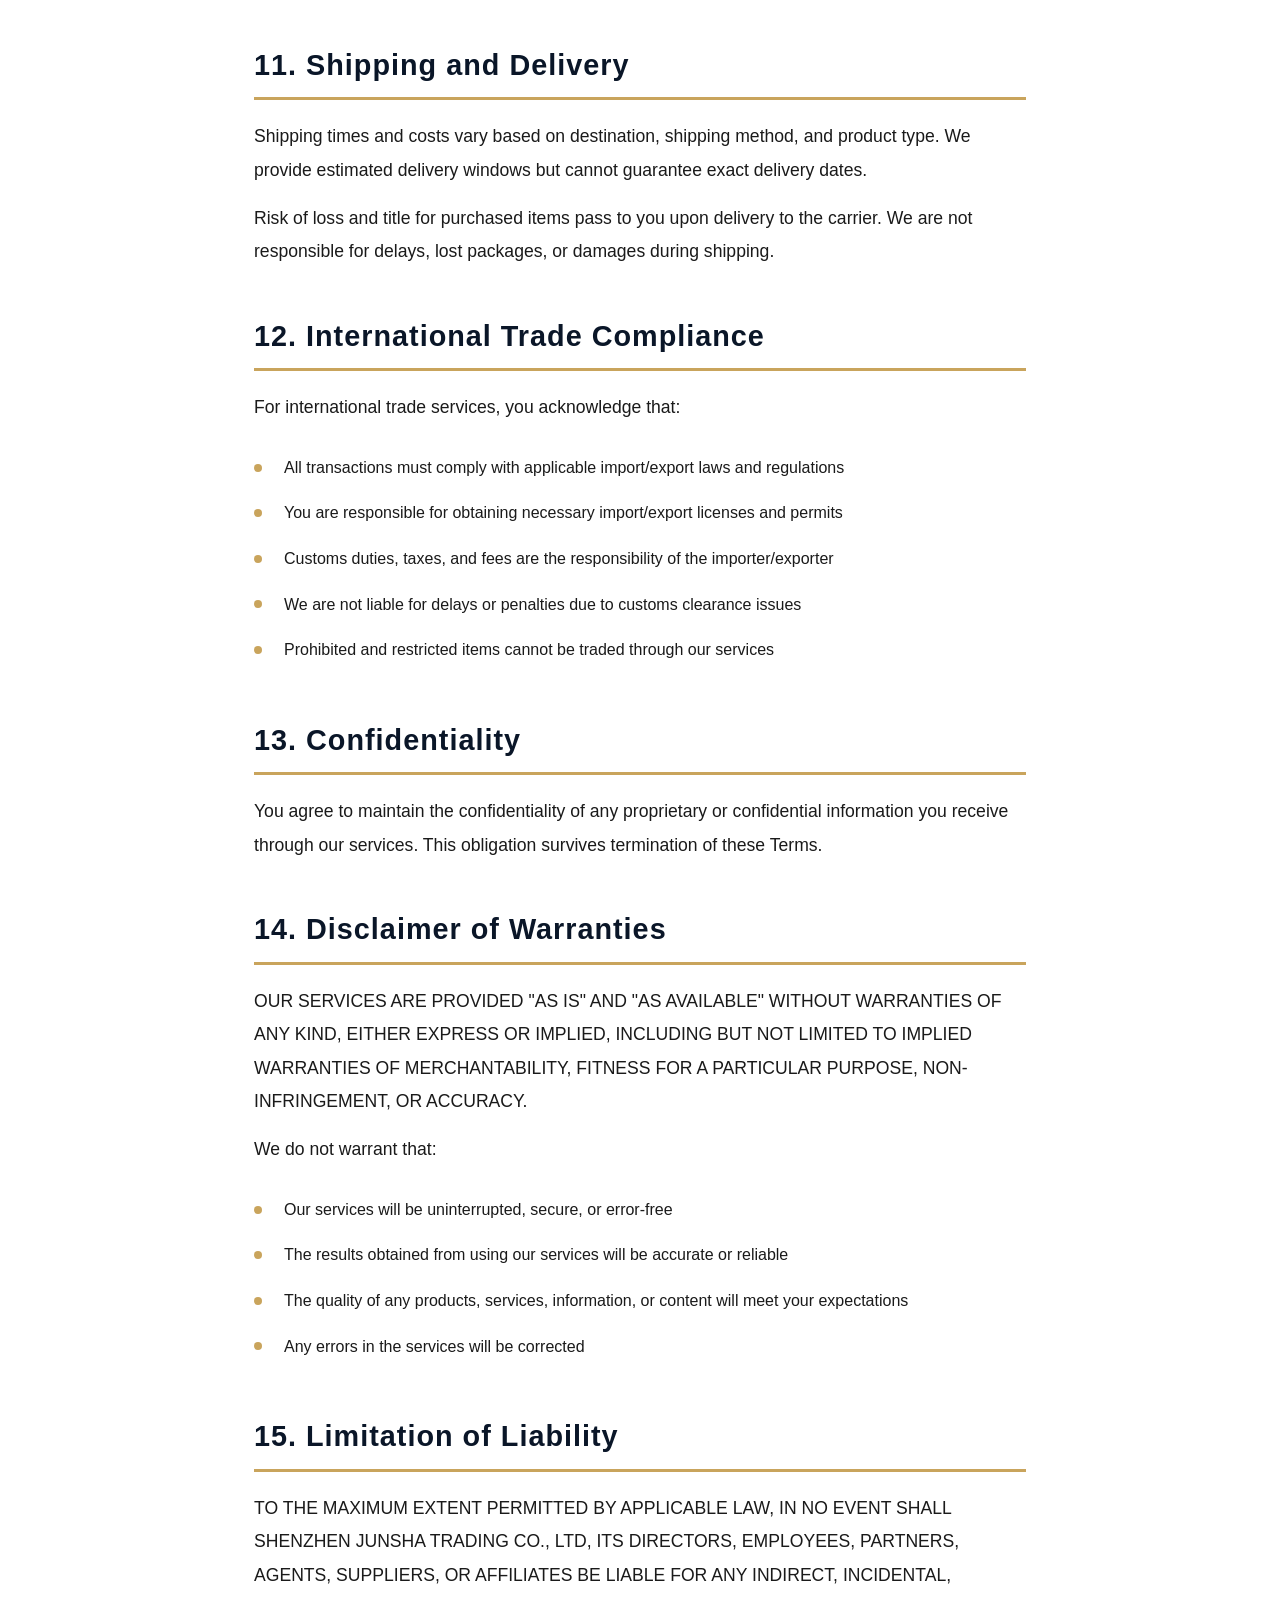
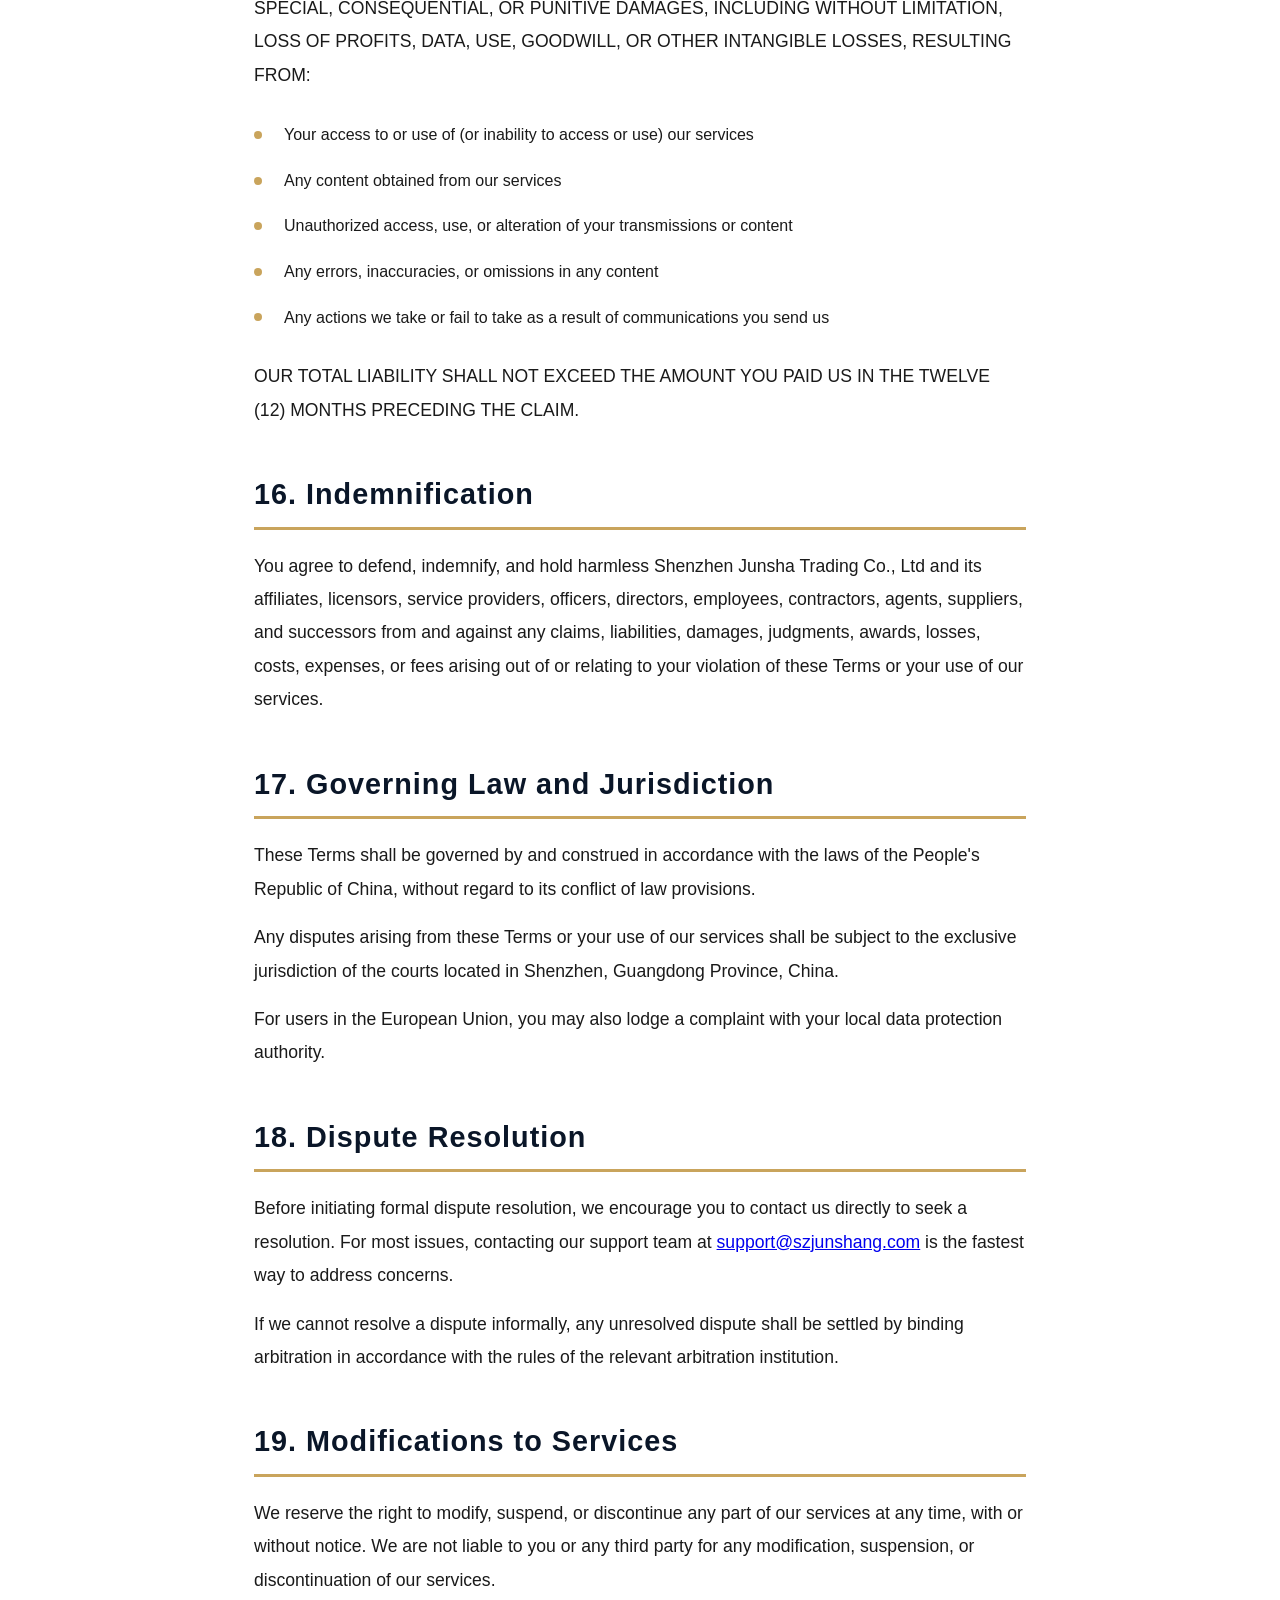
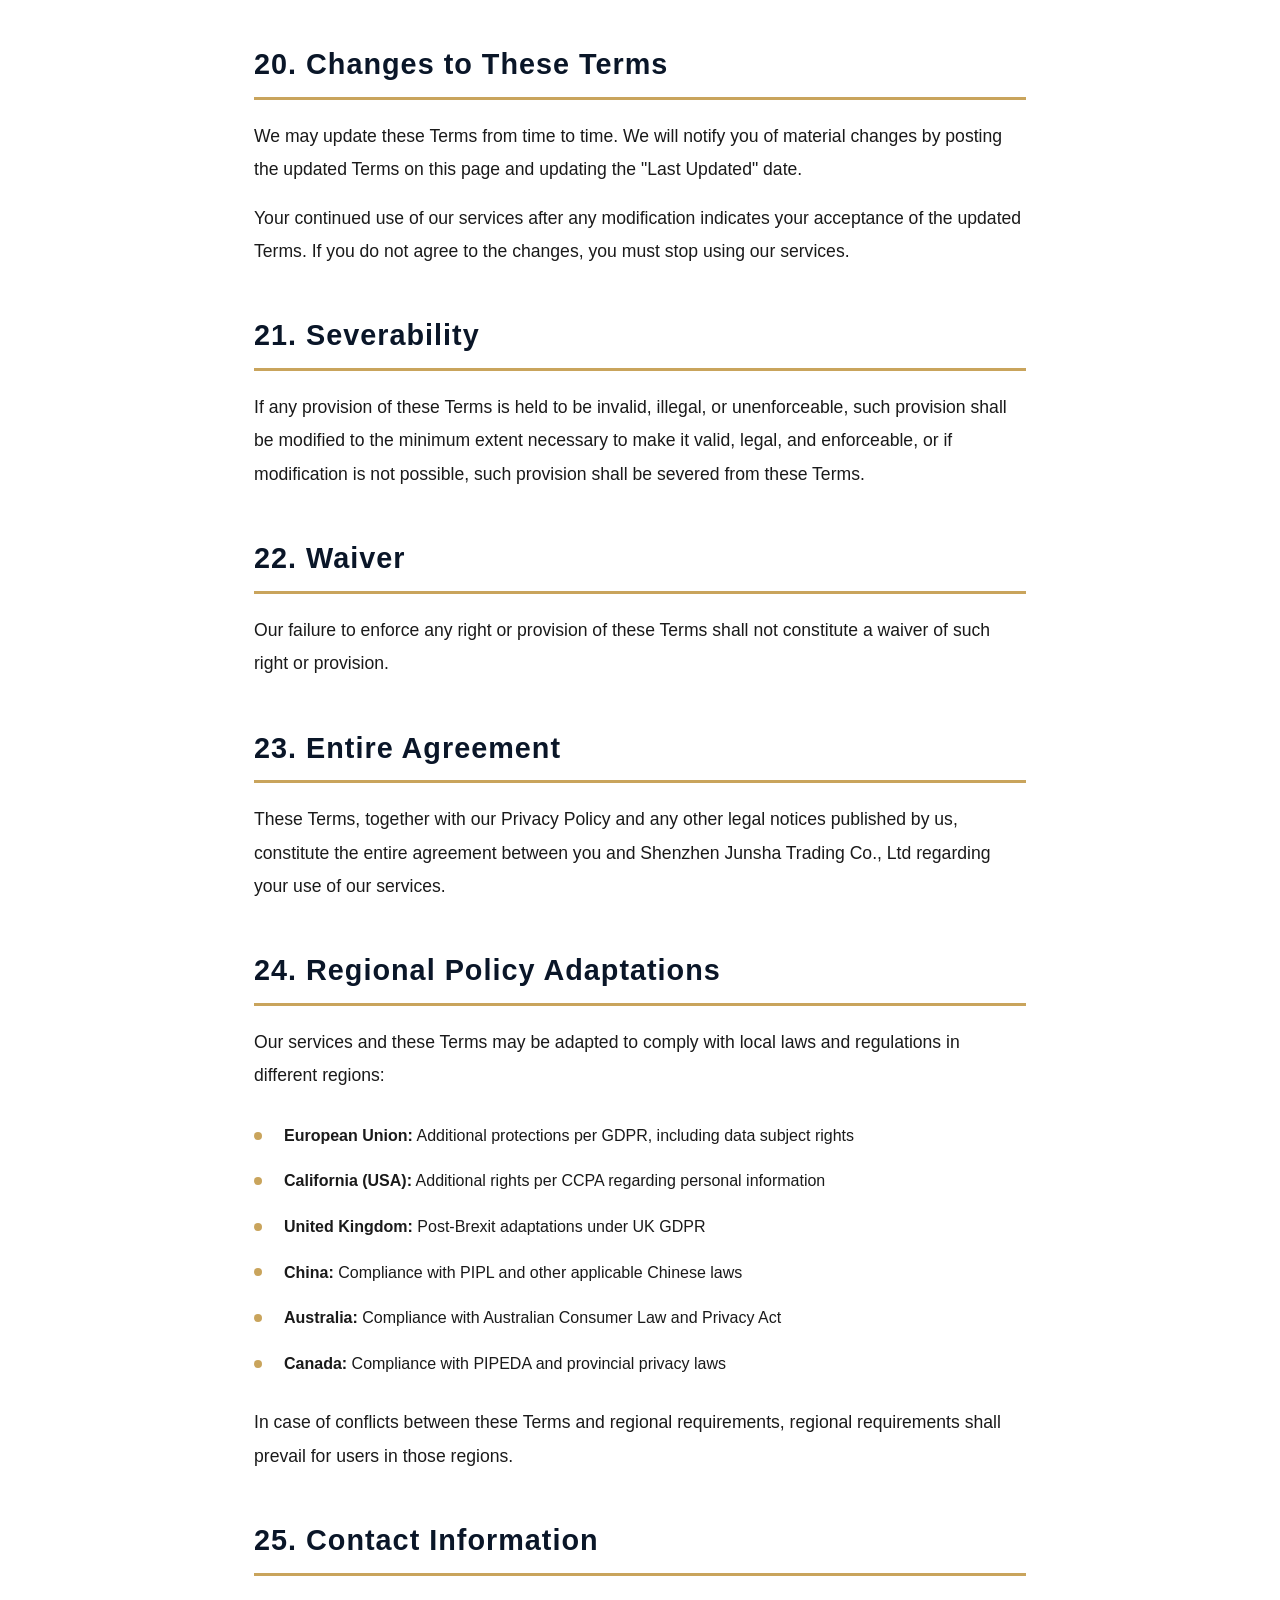
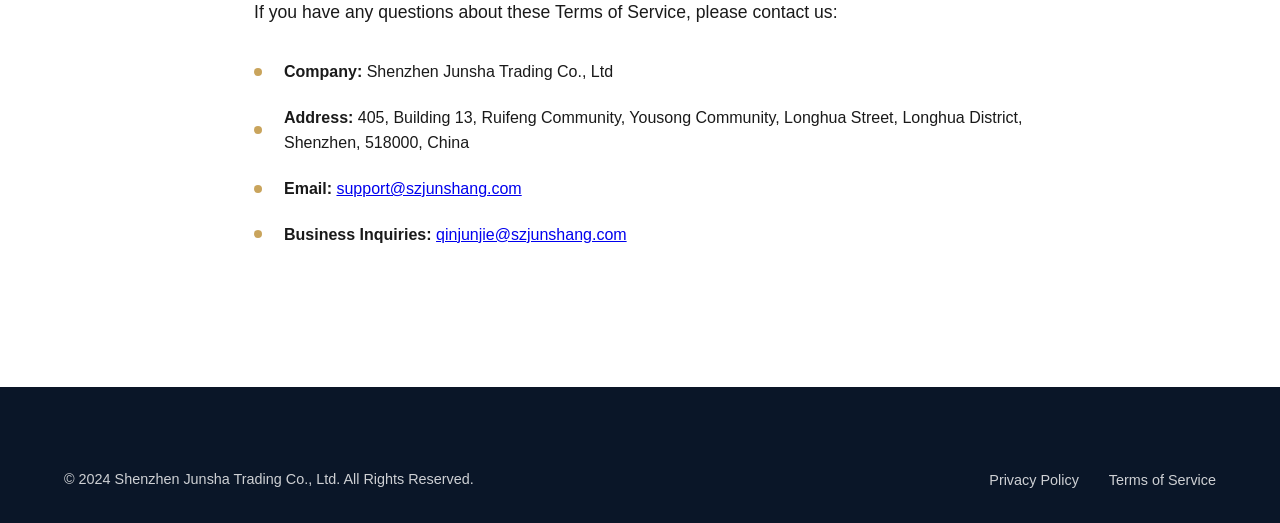
<file: terms-of-service.html>
<!DOCTYPE html>
<html lang="en">
<head>
    <meta charset="UTF-8">
    <meta name="viewport" content="width=device-width, initial-scale=1.0">
    <meta name="description" content="Shenzhen Junsha Trading Co., Ltd Terms of Service - Terms and conditions for using our services and mobile applications.">
    <meta name="robots" content="noindex, nofollow">
    <link rel="canonical" href="https://szjunshang.com/terms-of-service">
    <title>Terms of Service - Shenzhen Junsha Trading Co., Ltd</title>
    <link rel="stylesheet" href="css/styles.css">
</head>
<body>
    <nav class="navbar">
        <div class="nav-container">
            <a href="index.html" class="logo">
                <svg viewBox="0 0 100 100" width="50" height="50"><circle cx="50" cy="50" r="48" fill="#0a1628" stroke="#c9a45c" stroke-width="2"/><text x="50" y="58" text-anchor="middle" fill="#c9a45c" font-family="Arial" font-size="36" font-weight="bold">JS</text></svg>
                <div><span class="logo-text">JUNSHA</span><span class="logo-tagline">Global Trading</span></div>
            </a>
            <ul class="nav-menu">
                <li><a href="index.html">Home</a></li>
                <li><a href="services.html">Services</a></li>
                <li><a href="culture.html">Culture</a></li>
                <li><a href="news.html">News</a></li>
                <li><a href="contact.html">Contact</a></li>
            </ul>
            <div class="mobile-toggle"><span></span><span></span><span></span></div>
        </div>
    </nav>

    <div class="legal-page">
        <div class="legal-header">
            <div class="container">
                <span class="section-badge">Legal</span>
                <h1 style="color:#fff;margin-top:20px;">Terms of Service</h1>
                <p style="color:rgba(255,255,255,0.7);margin-top:15px;">Last Updated: December 15, 2024</p>
            </div>
        </div>

        <div class="legal-content">
            <div class="legal-section">
                <h2>1. Acceptance of Terms</h2>
                <p>Welcome to Shenzhen Junsha Trading Co., Ltd. By accessing or using our website szjunshang.com, mobile applications available on Google Play and Apple App Store, or any of our services, you agree to be bound by these Terms of Service ("Terms"). If you do not agree to these Terms, please do not use our services.</p>
                <p>These Terms constitute a legally binding agreement between you and Shenzhen Junsha Trading Co., Ltd ("we," "us," or "our") regarding your use of our website, applications, and services. By creating an account, downloading our applications, or using any part of our services, you acknowledge that you have read, understood, and agree to be bound by these Terms.</p>
            </div>

            <div class="legal-section">
                <h2>2. Description of Services</h2>
                <p>Shenzhen Junsha Trading Co., Ltd provides the following services:</p>
                <ul>
                    <li><strong>International Trade Services:</strong> Import/export agency services, domestic trade agency, and cross-border commerce solutions</li>
                    <li><strong>E-commerce Solutions:</strong> Internet sales platform services, online store management</li>
                    <li><strong>Product Trading:</strong> Daily necessities, apparel and bags, electronics, hardware and building materials, agricultural products</li>
                    <li><strong>Logistics Services:</strong> Domestic and international freight forwarding, warehousing, supply chain management</li>
                    <li><strong>Mobile Applications:</strong> Business management apps available on Google Play and Apple App Store</li>
                    <li><strong>Licensed Operations:</strong> Food sales (with valid license), Class II medical device sales (with valid license)</li>
                </ul>
            </div>

            <div class="legal-section">
                <h2>3. User Eligibility and Age Restrictions</h2>
                <p>You must meet the minimum age requirements to use our services. Age restrictions vary by jurisdiction and are subject to local laws:</p>
                <ul>
                    <li><strong>United States:</strong> 13 years or older (per COPPA requirements)</li>
                    <li><strong>European Union:</strong> 16 years or older (GDPR), or minimum 13 as defined by member states</li>
                    <li><strong>United Kingdom:</strong> 13 years or older</li>
                    <li><strong>Canada:</strong> 13 years or older (PIPEDA compliance)</li>
                    <li><strong>Australia:</strong> 13 years or older (Australian Privacy Act)</li>
                    <li><strong>South Korea:</strong> 14 years or older (PIPA compliance)</li>
                    <li><strong>Japan:</strong> 13 years or older (APPI compliance)</li>
                    <li><strong>China:</strong> Users under 14 require parental consent (PIPL compliance)</li>
                    <li><strong>India:</strong> 18 years for contract formation; 13-18 requires parental consent</li>
                    <li><strong>Brazil:</strong> 18 years or older (LGPD); 13-18 requires parental consent</li>
                </ul>
                <p>By using our services, you represent that you meet the age requirements in your jurisdiction. Users under the minimum age must obtain parental or guardian consent before using our services.</p>
                <p>For mobile applications on Google Play and Apple App Store, additional age restrictions may apply based on app content ratings and local regulations.</p>
            </div>

            <div class="legal-section">
                <h2>4. User Accounts and Registration</h2>
                <p>To access certain features of our services, you may need to create an account. When registering, you agree to:</p>
                <ul>
                    <li>Provide accurate, current, and complete information</li>
                    <li>Maintain and promptly update your information to keep it accurate</li>
                    <li>Keep your password secure and confidential</li>
                    <li>Notify us immediately of any unauthorized use of your account</li>
                    <li>Accept responsibility for all activities that occur under your account</li>
                </ul>
                <p>We reserve the right to suspend or terminate accounts that violate these Terms or are used for unauthorized purposes.</p>
            </div>

            <div class="legal-section">
                <h2>5. Mobile Application Usage</h2>
                <h3>5.1 Application Access</h3>
                <p>Our mobile applications are available for download through Google Play (Android) and Apple App Store (iOS). By downloading our applications, you agree to the respective platform terms of service.</p>
                
                <h3>5.2 App Updates</h3>
                <p>We may release updates to our applications from time to time. By continuing to use our applications, you agree to accept and install updates as they become available.</p>
                
                <h3>5.3 Application Permissions</h3>
                <p>Our applications may request certain permissions to function properly, including but not limited to:</p>
                <ul>
                    <li>Network access for data synchronization</li>
                    <li>Storage access for saving data locally</li>
                    <li>Camera access for document scanning features</li>
                    <li>Location access for localized services</li>
                    <li>Notification access for important updates</li>
                </ul>
            </div>

            <div class="legal-section">
                <h2>6. Advertising in Mobile Applications</h2>
                <p>Our mobile applications may display advertisements from third-party advertising networks. By using our applications, you consent to the display of advertisements.</p>
                
                <h3>6.1 Types of Advertisements</h3>
                <p>Our applications may display the following ad formats:</p>
                <ul>
                    <li><strong>Splash Ads:</strong> Full-screen ads shown during app launch</li>
                    <li><strong>Rewarded Video Ads:</strong> Optional video ads that reward in-app benefits</li>
                    <li><strong>Interstitial Ads:</strong> Full-screen ads between content transitions</li>
                    <li><strong>Banner Ads:</strong> Persistent ads at screen top or bottom</li>
                    <li><strong>Native Ads:</strong> Ads matching app content style</li>
                </ul>
                
                <h3>6.2 Ad Platform Partners</h3>
                <p>Our applications may integrate with various advertising platforms including Google AdMob, Facebook Audience Network, Unity Ads, AppLovin, ironSource, Chartboost, Vungle, Mopub, AdColony, Mintegral, Pangle, Ogury, Liftoff, and Moloco. Each platform operates under its own privacy policy and terms of service.</p>
                
                <h3>6.3 Ad Personalization</h3>
                <p>Some advertisements may be personalized based on your device advertising ID and usage patterns. You can opt out of personalized advertising through your device settings.</p>
            </div>

            <div class="legal-section">
                <h2>7. Acceptable Use</h2>
                <p>You agree NOT to use our services to:</p>
                <ul>
                    <li>Violate any applicable local, state, national, or international laws or regulations</li>
                    <li>Infringe on intellectual property rights of any party</li>
                    <li>Harass, abuse, insult, harm, defame, slander, or intimidate others</li>
                    <li>Interfere with or disrupt our services or servers</li>
                    <li>Attempt to gain unauthorized access to any accounts or systems</li>
                    <li>Use automated systems to access our services without permission</li>
                    <li>Collect or track personal information of others</li>
                    <li>Upload viruses, malware, or other harmful code</li>
                    <li>Engage in any activity that could disable, overburden, or impair our services</li>
                    <li>Promote illegal activities or provide instructions for illegal actions</li>
                </ul>
            </div>

            <div class="legal-section">
                <h2>8. Intellectual Property Rights</h2>
                <p>All content, features, and functionality of our services, including but not limited to text, graphics, logos, icons, images, audio clips, digital downloads, data compilations, software, and code, are the exclusive property of Shenzhen Junsha Trading Co., Ltd or its licensors and are protected by copyright, trademark, patent, and other intellectual property laws.</p>
                <p>You may not reproduce, distribute, modify, create derivative works from, publicly display, publicly perform, republish, download, store, or transmit any material from our services without our prior written consent, except as expressly permitted by these Terms.</p>
                <p>Trademarks, service marks, and trade names of Shenzhen Junsha Trading Co., Ltd may not be used without prior written permission.</p>
            </div>

            <div class="legal-section">
                <h2>9. Product Information and Availability</h2>
                <p>While we strive to provide accurate product descriptions and pricing, we do not warrant that product descriptions, pricing, or other content on our services is complete, reliable, current, or error-free.</p>
                <p>Product availability may vary. We reserve the right to limit quantities, discontinue products, or refuse service to anyone for any reason.</p>
                <p>For licensed products (food items, medical devices), valid licenses must be maintained. We reserve the right to suspend sales of licensed products if licensing requirements are not met.</p>
            </div>

            <div class="legal-section">
                <h2>10. Payment Terms</h2>
                <p>For products and services requiring payment:</p>
                <ul>
                    <li>All prices are listed in the applicable currency and do not include taxes, duties, or shipping costs unless stated otherwise</li>
                    <li>Payment must be received in full before order processing</li>
                    <li>We accept various payment methods as displayed at checkout</li>
                    <li>We use secure third-party payment processors for transaction security</li>
                    <li>We reserve the right to cancel orders for any reason, with full refunds issued</li>
                </ul>
            </div>

            <div class="legal-section">
                <h2>11. Shipping and Delivery</h2>
                <p>Shipping times and costs vary based on destination, shipping method, and product type. We provide estimated delivery windows but cannot guarantee exact delivery dates.</p>
                <p>Risk of loss and title for purchased items pass to you upon delivery to the carrier. We are not responsible for delays, lost packages, or damages during shipping.</p>
            </div>

            <div class="legal-section">
                <h2>12. International Trade Compliance</h2>
                <p>For international trade services, you acknowledge that:</p>
                <ul>
                    <li>All transactions must comply with applicable import/export laws and regulations</li>
                    <li>You are responsible for obtaining necessary import/export licenses and permits</li>
                    <li>Customs duties, taxes, and fees are the responsibility of the importer/exporter</li>
                    <li>We are not liable for delays or penalties due to customs clearance issues</li>
                    <li>Prohibited and restricted items cannot be traded through our services</li>
                </ul>
            </div>

            <div class="legal-section">
                <h2>13. Confidentiality</h2>
                <p>You agree to maintain the confidentiality of any proprietary or confidential information you receive through our services. This obligation survives termination of these Terms.</p>
            </div>

            <div class="legal-section">
                <h2>14. Disclaimer of Warranties</h2>
                <p>OUR SERVICES ARE PROVIDED "AS IS" AND "AS AVAILABLE" WITHOUT WARRANTIES OF ANY KIND, EITHER EXPRESS OR IMPLIED, INCLUDING BUT NOT LIMITED TO IMPLIED WARRANTIES OF MERCHANTABILITY, FITNESS FOR A PARTICULAR PURPOSE, NON-INFRINGEMENT, OR ACCURACY.</p>
                <p>We do not warrant that:</p>
                <ul>
                    <li>Our services will be uninterrupted, secure, or error-free</li>
                    <li>The results obtained from using our services will be accurate or reliable</li>
                    <li>The quality of any products, services, information, or content will meet your expectations</li>
                    <li>Any errors in the services will be corrected</li>
                </ul>
            </div>

            <div class="legal-section">
                <h2>15. Limitation of Liability</h2>
                <p>TO THE MAXIMUM EXTENT PERMITTED BY APPLICABLE LAW, IN NO EVENT SHALL SHENZHEN JUNSHA TRADING CO., LTD, ITS DIRECTORS, EMPLOYEES, PARTNERS, AGENTS, SUPPLIERS, OR AFFILIATES BE LIABLE FOR ANY INDIRECT, INCIDENTAL, SPECIAL, CONSEQUENTIAL, OR PUNITIVE DAMAGES, INCLUDING WITHOUT LIMITATION, LOSS OF PROFITS, DATA, USE, GOODWILL, OR OTHER INTANGIBLE LOSSES, RESULTING FROM:</p>
                <ul>
                    <li>Your access to or use of (or inability to access or use) our services</li>
                    <li>Any content obtained from our services</li>
                    <li>Unauthorized access, use, or alteration of your transmissions or content</li>
                    <li>Any errors, inaccuracies, or omissions in any content</li>
                    <li>Any actions we take or fail to take as a result of communications you send us</li>
                </ul>
                <p>OUR TOTAL LIABILITY SHALL NOT EXCEED THE AMOUNT YOU PAID US IN THE TWELVE (12) MONTHS PRECEDING THE CLAIM.</p>
            </div>

            <div class="legal-section">
                <h2>16. Indemnification</h2>
                <p>You agree to defend, indemnify, and hold harmless Shenzhen Junsha Trading Co., Ltd and its affiliates, licensors, service providers, officers, directors, employees, contractors, agents, suppliers, and successors from and against any claims, liabilities, damages, judgments, awards, losses, costs, expenses, or fees arising out of or relating to your violation of these Terms or your use of our services.</p>
            </div>

            <div class="legal-section">
                <h2>17. Governing Law and Jurisdiction</h2>
                <p>These Terms shall be governed by and construed in accordance with the laws of the People's Republic of China, without regard to its conflict of law provisions.</p>
                <p>Any disputes arising from these Terms or your use of our services shall be subject to the exclusive jurisdiction of the courts located in Shenzhen, Guangdong Province, China.</p>
                <p>For users in the European Union, you may also lodge a complaint with your local data protection authority.</p>
            </div>

            <div class="legal-section">
                <h2>18. Dispute Resolution</h2>
                <p>Before initiating formal dispute resolution, we encourage you to contact us directly to seek a resolution. For most issues, contacting our support team at <a href="mailto:support@szjunshang.com">support@szjunshang.com</a> is the fastest way to address concerns.</p>
                <p>If we cannot resolve a dispute informally, any unresolved dispute shall be settled by binding arbitration in accordance with the rules of the relevant arbitration institution.</p>
            </div>

            <div class="legal-section">
                <h2>19. Modifications to Services</h2>
                <p>We reserve the right to modify, suspend, or discontinue any part of our services at any time, with or without notice. We are not liable to you or any third party for any modification, suspension, or discontinuation of our services.</p>
            </div>

            <div class="legal-section">
                <h2>20. Changes to These Terms</h2>
                <p>We may update these Terms from time to time. We will notify you of material changes by posting the updated Terms on this page and updating the "Last Updated" date.</p>
                <p>Your continued use of our services after any modification indicates your acceptance of the updated Terms. If you do not agree to the changes, you must stop using our services.</p>
            </div>

            <div class="legal-section">
                <h2>21. Severability</h2>
                <p>If any provision of these Terms is held to be invalid, illegal, or unenforceable, such provision shall be modified to the minimum extent necessary to make it valid, legal, and enforceable, or if modification is not possible, such provision shall be severed from these Terms.</p>
            </div>

            <div class="legal-section">
                <h2>22. Waiver</h2>
                <p>Our failure to enforce any right or provision of these Terms shall not constitute a waiver of such right or provision.</p>
            </div>

            <div class="legal-section">
                <h2>23. Entire Agreement</h2>
                <p>These Terms, together with our Privacy Policy and any other legal notices published by us, constitute the entire agreement between you and Shenzhen Junsha Trading Co., Ltd regarding your use of our services.</p>
            </div>

            <div class="legal-section">
                <h2>24. Regional Policy Adaptations</h2>
                <p>Our services and these Terms may be adapted to comply with local laws and regulations in different regions:</p>
                <ul>
                    <li><strong>European Union:</strong> Additional protections per GDPR, including data subject rights</li>
                    <li><strong>California (USA):</strong> Additional rights per CCPA regarding personal information</li>
                    <li><strong>United Kingdom:</strong> Post-Brexit adaptations under UK GDPR</li>
                    <li><strong>China:</strong> Compliance with PIPL and other applicable Chinese laws</li>
                    <li><strong>Australia:</strong> Compliance with Australian Consumer Law and Privacy Act</li>
                    <li><strong>Canada:</strong> Compliance with PIPEDA and provincial privacy laws</li>
                </ul>
                <p>In case of conflicts between these Terms and regional requirements, regional requirements shall prevail for users in those regions.</p>
            </div>

            <div class="legal-section">
                <h2>25. Contact Information</h2>
                <p>If you have any questions about these Terms of Service, please contact us:</p>
                <ul>
                    <li><strong>Company:</strong> Shenzhen Junsha Trading Co., Ltd</li>
                    <li><strong>Address:</strong> 405, Building 13, Ruifeng Community, Yousong Community, Longhua Street, Longhua District, Shenzhen, 518000, China</li>
                    <li><strong>Email:</strong> <a href="mailto:support@szjunshang.com">support@szjunshang.com</a></li>
                    <li><strong>Business Inquiries:</strong> <a href="mailto:qinjunjie@szjunshang.com">qinjunjie@szjunshang.com</a></li>
                </ul>
            </div>
        </div>
    </div>

    <footer class="footer">
        <div class="container">
            <div class="footer-bottom" style="border-top:none;padding-top:0;">
                <p>&copy; 2024 Shenzhen Junsha Trading Co., Ltd. All Rights Reserved.</p>
                <div class="footer-bottom-links">
                    <a href="privacy-policy.html">Privacy Policy</a>
                    <a href="terms-of-service.html">Terms of Service</a>
                </div>
            </div>
        </div>
    </footer>
    <script src="js/main.js"></script>
</body>
</html>
</file>
<file: css/styles.css>
/* ===================================
   Shenzhen Junsha Trading Co., Ltd.
   Global Enterprise Website Styles
   =================================== */

/* CSS Variables */
:root {
    --primary-dark: #0a1628;
    --primary-blue: #1a3a6e;
    --accent-gold: #c9a45c;
    --accent-gold-light: #d4b76a;
    --text-light: #ffffff;
    --text-light-secondary: rgba(255, 255, 255, 0.8);
    --text-dark: #1a1a1a;
    --text-dark-secondary: #666666;
    --bg-light: #f8f9fa;
    --bg-dark: #0d1b2a;
    --gradient-primary: linear-gradient(135deg, var(--primary-dark) 0%, var(--primary-blue) 100%);
    --gradient-gold: linear-gradient(135deg, var(--accent-gold) 0%, var(--accent-gold-light) 100%);
    --shadow-soft: 0 10px 40px rgba(0, 0, 0, 0.1);
    --shadow-deep: 0 20px 60px rgba(0, 0, 0, 0.2);
    --transition-smooth: all 0.4s cubic-bezier(0.4, 0, 0.2, 1);
    --transition-bounce: all 0.6s cubic-bezier(0.68, -0.55, 0.265, 1.55);
}

/* Reset & Base Styles */
* {
    margin: 0;
    padding: 0;
    box-sizing: border-box;
}

html {
    scroll-behavior: smooth;
    font-size: 16px;
}

body {
    font-family: 'Segoe UI', 'Helvetica Neue', Arial, sans-serif;
    background-color: var(--text-light);
    color: var(--text-dark);
    line-height: 1.6;
    overflow-x: hidden;
}

/* Typography */
h1, h2, h3, h4, h5, h6 {
    font-weight: 600;
    line-height: 1.2;
}

h1 {
    font-size: clamp(2.5rem, 5vw, 4.5rem);
    letter-spacing: 2px;
}

h2 {
    font-size: clamp(2rem, 4vw, 3.5rem);
    letter-spacing: 1px;
}

h3 {
    font-size: clamp(1.5rem, 3vw, 2rem);
}

p {
    font-size: 1.1rem;
    line-height: 1.8;
}

/* Container */
.container {
    max-width: 1400px;
    margin: 0 auto;
    padding: 0 5%;
}

/* Navigation */
.navbar {
    position: fixed;
    top: 0;
    left: 0;
    width: 100%;
    z-index: 1000;
    padding: 20px 0;
    transition: var(--transition-smooth);
}

.navbar.scrolled {
    background: rgba(10, 22, 40, 0.98);
    backdrop-filter: blur(20px);
    padding: 15px 0;
    box-shadow: 0 5px 30px rgba(0, 0, 0, 0.3);
}

.nav-container {
    max-width: 1400px;
    margin: 0 auto;
    padding: 0 5%;
    display: flex;
    justify-content: space-between;
    align-items: center;
}

.logo {
    display: flex;
    align-items: center;
    gap: 15px;
    text-decoration: none;
    color: var(--text-light);
}

.logo svg {
    width: 50px;
    height: 50px;
    transition: var(--transition-bounce);
}

.logo:hover svg {
    transform: rotate(360deg) scale(1.1);
}

.logo-text {
    font-size: 1.5rem;
    font-weight: 700;
    letter-spacing: 1px;
}

.logo-tagline {
    font-size: 0.7rem;
    color: var(--accent-gold);
    text-transform: uppercase;
    letter-spacing: 3px;
}

.nav-menu {
    display: flex;
    list-style: none;
    gap: 40px;
}

.nav-menu a {
    color: var(--text-light);
    text-decoration: none;
    font-size: 0.95rem;
    font-weight: 500;
    letter-spacing: 1px;
    text-transform: uppercase;
    position: relative;
    padding: 10px 0;
    transition: var(--transition-smooth);
}

.nav-menu a::after {
    content: '';
    position: absolute;
    bottom: 0;
    left: 0;
    width: 0;
    height: 2px;
    background: var(--accent-gold);
    transition: var(--transition-smooth);
}

.nav-menu a:hover::after,
.nav-menu a.active::after {
    width: 100%;
}

.nav-menu a:hover {
    color: var(--accent-gold);
}

.mobile-toggle {
    display: none;
    flex-direction: column;
    gap: 6px;
    cursor: pointer;
    padding: 10px;
}

.mobile-toggle span {
    width: 30px;
    height: 3px;
    background: var(--text-light);
    transition: var(--transition-smooth);
    border-radius: 2px;
}

.mobile-toggle.active span:nth-child(1) {
    transform: rotate(45deg) translate(6px, 6px);
}

.mobile-toggle.active span:nth-child(2) {
    opacity: 0;
}

.mobile-toggle.active span:nth-child(3) {
    transform: rotate(-45deg) translate(7px, -7px);
}

/* Hero Section */
.hero {
    position: relative;
    min-height: 100vh;
    display: flex;
    align-items: center;
    justify-content: center;
    background: var(--gradient-primary);
    overflow: hidden;
}

.hero-bg {
    position: absolute;
    top: 0;
    left: 0;
    width: 100%;
    height: 100%;
    background: url('../images/hero-bg.png') center/cover;
    opacity: 0.15;
    animation: heroZoom 20s ease-in-out infinite alternate;
}

@keyframes heroZoom {
    0% { transform: scale(1); }
    100% { transform: scale(1.1); }
}

.hero-overlay {
    position: absolute;
    top: 0;
    left: 0;
    width: 100%;
    height: 100%;
    background: linear-gradient(180deg, rgba(10, 22, 40, 0.7) 0%, rgba(10, 22, 40, 0.9) 100%);
}

.hero-particles {
    position: absolute;
    width: 100%;
    height: 100%;
    overflow: hidden;
}

.particle {
    position: absolute;
    width: 4px;
    height: 4px;
    background: var(--accent-gold);
    border-radius: 50%;
    opacity: 0;
    animation: floatParticle 8s infinite;
}

@keyframes floatParticle {
    0% { opacity: 0; transform: translateY(100vh) scale(0); }
    10% { opacity: 1; }
    90% { opacity: 1; }
    100% { opacity: 0; transform: translateY(-100vh) scale(1); }
}

.hero-content {
    position: relative;
    z-index: 10;
    text-align: center;
    max-width: 1000px;
    padding: 0 5%;
}

.hero-badge {
    display: inline-block;
    padding: 10px 30px;
    background: rgba(201, 164, 92, 0.2);
    border: 1px solid var(--accent-gold);
    border-radius: 50px;
    color: var(--accent-gold);
    font-size: 0.9rem;
    letter-spacing: 3px;
    text-transform: uppercase;
    margin-bottom: 30px;
    opacity: 0;
    transform: translateY(30px);
    animation: fadeInUp 1s ease forwards 0.3s;
}

.hero-title {
    color: var(--text-light);
    margin-bottom: 30px;
    opacity: 0;
    transform: translateY(30px);
    animation: fadeInUp 1s ease forwards 0.5s;
}

.hero-title span {
    color: var(--accent-gold);
    display: block;
}

.hero-description {
    color: var(--text-light-secondary);
    font-size: 1.3rem;
    max-width: 700px;
    margin: 0 auto 50px;
    opacity: 0;
    transform: translateY(30px);
    animation: fadeInUp 1s ease forwards 0.7s;
}

.hero-buttons {
    display: flex;
    gap: 30px;
    justify-content: center;
    flex-wrap: wrap;
    opacity: 0;
    transform: translateY(30px);
    animation: fadeInUp 1s ease forwards 0.9s;
}

@keyframes fadeInUp {
    to {
        opacity: 1;
        transform: translateY(0);
    }
}

/* Buttons */
.btn {
    display: inline-flex;
    align-items: center;
    gap: 10px;
    padding: 18px 45px;
    font-size: 1rem;
    font-weight: 600;
    text-decoration: none;
    text-transform: uppercase;
    letter-spacing: 2px;
    border-radius: 5px;
    transition: var(--transition-smooth);
    cursor: pointer;
    border: none;
}

.btn-primary {
    background: var(--gradient-gold);
    color: var(--primary-dark);
    box-shadow: 0 10px 30px rgba(201, 164, 92, 0.4);
}

.btn-primary:hover {
    transform: translateY(-5px);
    box-shadow: 0 20px 40px rgba(201, 164, 92, 0.5);
}

.btn-secondary {
    background: transparent;
    color: var(--text-light);
    border: 2px solid var(--text-light);
}

.btn-secondary:hover {
    background: var(--text-light);
    color: var(--primary-dark);
    transform: translateY(-5px);
}

.btn svg {
    width: 20px;
    height: 20px;
    transition: var(--transition-smooth);
}

.btn:hover svg {
    transform: translateX(5px);
}

/* Scroll Indicator */
.scroll-indicator {
    position: absolute;
    bottom: 40px;
    left: 50%;
    transform: translateX(-50%);
    display: flex;
    flex-direction: column;
    align-items: center;
    gap: 10px;
    color: var(--text-light-secondary);
    font-size: 0.8rem;
    letter-spacing: 2px;
    text-transform: uppercase;
    opacity: 0;
    animation: fadeIn 1s ease forwards 1.5s;
}

.scroll-indicator svg {
    width: 30px;
    height: 30px;
    animation: bounce 2s infinite;
}

@keyframes bounce {
    0%, 20%, 50%, 80%, 100% { transform: translateY(0); }
    40% { transform: translateY(10px); }
    60% { transform: translateY(5px); }
}

@keyframes fadeIn {
    to { opacity: 1; }
}

/* Section Styles */
.section {
    padding: 120px 0;
    position: relative;
}

.section-dark {
    background: var(--bg-dark);
    color: var(--text-light);
}

.section-light {
    background: var(--bg-light);
}

.section-header {
    text-align: center;
    max-width: 800px;
    margin: 0 auto 80px;
}

.section-badge {
    display: inline-block;
    padding: 8px 25px;
    background: rgba(201, 164, 92, 0.1);
    border: 1px solid var(--accent-gold);
    border-radius: 50px;
    color: var(--accent-gold);
    font-size: 0.85rem;
    letter-spacing: 3px;
    text-transform: uppercase;
    margin-bottom: 20px;
}

.section-title {
    margin-bottom: 20px;
    color: inherit;
}

.section-subtitle {
    font-size: 1.2rem;
    color: var(--text-dark-secondary);
    line-height: 1.8;
}

.section-dark .section-subtitle {
    color: var(--text-light-secondary);
}

/* Services Grid */
.services-grid {
    display: grid;
    grid-template-columns: repeat(auto-fit, minmax(350px, 1fr));
    gap: 40px;
}

.service-card {
    background: var(--text-light);
    border-radius: 20px;
    padding: 50px 40px;
    position: relative;
    overflow: hidden;
    box-shadow: var(--shadow-soft);
    transition: var(--transition-smooth);
    opacity: 0;
    transform: translateY(50px);
}

.service-card.visible {
    opacity: 1;
    transform: translateY(0);
}

.service-card:hover {
    transform: translateY(-15px);
    box-shadow: var(--shadow-deep);
}

.service-card::before {
    content: '';
    position: absolute;
    top: 0;
    left: 0;
    width: 100%;
    height: 5px;
    background: var(--gradient-gold);
    transform: scaleX(0);
    transform-origin: left;
    transition: var(--transition-smooth);
}

.service-card:hover::before {
    transform: scaleX(1);
}

.service-icon {
    width: 80px;
    height: 80px;
    background: linear-gradient(135deg, rgba(26, 58, 110, 0.1), rgba(201, 164, 92, 0.1));
    border-radius: 20px;
    display: flex;
    align-items: center;
    justify-content: center;
    margin-bottom: 30px;
    transition: var(--transition-smooth);
}

.service-card:hover .service-icon {
    background: var(--gradient-gold);
    transform: rotate(10deg) scale(1.1);
}

.service-icon svg {
    width: 40px;
    height: 40px;
    color: var(--primary-blue);
    transition: var(--transition-smooth);
}

.service-card:hover .service-icon svg {
    color: var(--primary-dark);
}

.service-card h3 {
    color: var(--primary-dark);
    margin-bottom: 15px;
    font-size: 1.5rem;
}

.service-card p {
    color: var(--text-dark-secondary);
    line-height: 1.8;
}

/* Stats Section */
.stats-section {
    background: var(--gradient-primary);
    padding: 100px 0;
    position: relative;
    overflow: hidden;
}

.stats-section::before {
    content: '';
    position: absolute;
    top: 0;
    left: 0;
    width: 100%;
    height: 100%;
    background: url("data:image/svg+xml,%3Csvg width='60' height='60' viewBox='0 0 60 60' xmlns='http://www.w3.org/2000/svg'%3E%3Cg fill='none' fill-rule='evenodd'%3E%3Cg fill='%23ffffff' fill-opacity='0.03'%3E%3Cpath d='M36 34v-4h-2v4h-4v2h4v4h2v-4h4v-2h-4zm0-30V0h-2v4h-4v2h4v4h2V6h4V4h-4zM6 34v-4H4v4H0v2h4v4h2v-4h4v-2H6zM6 4V0H4v4H0v2h4v4h2V6h4V4H6z'/%3E%3C/g%3E%3C/g%3E%3C/svg%3E");
    opacity: 0.5;
}

.stats-grid {
    display: grid;
    grid-template-columns: repeat(4, 1fr);
    gap: 50px;
    position: relative;
    z-index: 1;
}

.stat-item {
    text-align: center;
    color: var(--text-light);
}

.stat-number {
    font-size: clamp(3rem, 5vw, 5rem);
    font-weight: 700;
    color: var(--accent-gold);
    margin-bottom: 10px;
    line-height: 1;
}

.stat-label {
    font-size: 1rem;
    letter-spacing: 2px;
    text-transform: uppercase;
    opacity: 0.8;
}

/* App Features Section */
.app-section {
    background: var(--bg-light);
    overflow: hidden;
}

.app-container {
    display: grid;
    grid-template-columns: 1fr 1fr;
    gap: 80px;
    align-items: center;
}

.app-content {
    padding-right: 50px;
}

.app-features-list {
    list-style: none;
    margin-top: 40px;
}

.app-feature-item {
    display: flex;
    align-items: flex-start;
    gap: 20px;
    padding: 25px 0;
    border-bottom: 1px solid rgba(26, 58, 110, 0.1);
}

.app-feature-item:last-child {
    border-bottom: none;
}

.feature-icon {
    width: 50px;
    height: 50px;
    min-width: 50px;
    background: var(--gradient-gold);
    border-radius: 12px;
    display: flex;
    align-items: center;
    justify-content: center;
}

.feature-icon svg {
    width: 24px;
    height: 24px;
    color: var(--primary-dark);
}

.feature-content h4 {
    color: var(--primary-dark);
    margin-bottom: 8px;
    font-size: 1.2rem;
}

.feature-content p {
    color: var(--text-dark-secondary);
    font-size: 1rem;
    line-height: 1.6;
}

.app-showcase {
    position: relative;
    display: flex;
    justify-content: center;
}

.phone-mockup {
    width: 350px;
    height: 600px;
    background: var(--primary-dark);
    border-radius: 40px;
    padding: 15px;
    box-shadow: var(--shadow-deep);
    position: relative;
    animation: floatPhone 4s ease-in-out infinite;
}

@keyframes floatPhone {
    0%, 100% { transform: translateY(0) rotate(2deg); }
    50% { transform: translateY(-20px) rotate(-2deg); }
}

.phone-screen {
    width: 100%;
    height: 100%;
    background: linear-gradient(180deg, var(--primary-blue) 0%, var(--primary-dark) 100%);
    border-radius: 30px;
    overflow: hidden;
    display: flex;
    flex-direction: column;
}

.phone-header {
    padding: 30px 20px 20px;
    text-align: center;
    color: var(--text-light);
}

.phone-header h4 {
    font-size: 1rem;
    margin-bottom: 5px;
}

.phone-header p {
    font-size: 0.7rem;
    opacity: 0.7;
}

.phone-content {
    flex: 1;
    padding: 20px;
    display: flex;
    flex-direction: column;
    gap: 15px;
}

.phone-card {
    background: rgba(255, 255, 255, 0.1);
    border-radius: 15px;
    padding: 20px;
    color: var(--text-light);
}

.phone-card-title {
    font-size: 0.8rem;
    font-weight: 600;
    margin-bottom: 8px;
}

.phone-card-value {
    font-size: 1.5rem;
    font-weight: 700;
    color: var(--accent-gold);
}

.app-stores {
    display: flex;
    gap: 20px;
    margin-top: 50px;
}

.store-badge {
    display: flex;
    align-items: center;
    gap: 15px;
    padding: 15px 30px;
    background: var(--primary-dark);
    border-radius: 15px;
    text-decoration: none;
    color: var(--text-light);
    transition: var(--transition-smooth);
}

.store-badge:hover {
    background: var(--primary-blue);
    transform: translateY(-5px);
}

.store-badge svg {
    width: 35px;
    height: 35px;
}

.store-info {
    text-align: left;
}

.store-info span {
    display: block;
    font-size: 0.7rem;
    opacity: 0.7;
}

.store-info strong {
    font-size: 1.1rem;
}

/* Ad Types Section */
.ad-types-grid {
    display: grid;
    grid-template-columns: repeat(4, 1fr);
    gap: 30px;
}

.ad-type-card {
    background: rgba(255, 255, 255, 0.05);
    border: 1px solid rgba(255, 255, 255, 0.1);
    border-radius: 20px;
    padding: 40px 30px;
    text-align: center;
    transition: var(--transition-smooth);
}

.ad-type-card:hover {
    background: rgba(255, 255, 255, 0.1);
    transform: translateY(-10px);
    border-color: var(--accent-gold);
}

.ad-type-icon {
    width: 100px;
    height: 100px;
    background: rgba(201, 164, 92, 0.1);
    border-radius: 50%;
    display: flex;
    align-items: center;
    justify-content: center;
    margin: 0 auto 25px;
}

.ad-type-icon svg {
    width: 50px;
    height: 50px;
    color: var(--accent-gold);
}

.ad-type-card h4 {
    color: var(--text-light);
    margin-bottom: 15px;
    font-size: 1.3rem;
}

.ad-type-card p {
    color: var(--text-light-secondary);
    font-size: 0.95rem;
    line-height: 1.6;
}

/* Culture Section */
.culture-grid {
    display: grid;
    grid-template-columns: repeat(3, 1fr);
    gap: 40px;
    margin-bottom: 100px;
}

.culture-card {
    background: var(--text-light);
    border-radius: 20px;
    padding: 50px 40px;
    text-align: center;
    box-shadow: var(--shadow-soft);
    transition: var(--transition-smooth);
    position: relative;
    overflow: hidden;
}

.culture-card::before {
    content: '';
    position: absolute;
    top: 0;
    left: 0;
    width: 100%;
    height: 100%;
    background: var(--gradient-gold);
    opacity: 0;
    transition: var(--transition-smooth);
}

.culture-card:hover::before {
    opacity: 0.05;
}

.culture-card:hover {
    transform: translateY(-10px);
    box-shadow: var(--shadow-deep);
}

.culture-icon {
    width: 120px;
    height: 120px;
    background: linear-gradient(135deg, rgba(26, 58, 110, 0.05), rgba(201, 164, 92, 0.1));
    border-radius: 50%;
    display: flex;
    align-items: center;
    justify-content: center;
    margin: 0 auto 30px;
    transition: var(--transition-smooth);
}

.culture-card:hover .culture-icon {
    background: var(--gradient-gold);
    transform: scale(1.1);
}

.culture-icon svg {
    width: 60px;
    height: 60px;
    color: var(--primary-blue);
    transition: var(--transition-smooth);
}

.culture-card:hover .culture-icon svg {
    color: var(--primary-dark);
}

.culture-card h3 {
    color: var(--primary-dark);
    margin-bottom: 15px;
    font-size: 1.5rem;
    position: relative;
}

.culture-card p {
    color: var(--text-dark-secondary);
    line-height: 1.8;
    position: relative;
}

/* Timeline */
.timeline-section {
    background: var(--bg-light);
}

.timeline {
    position: relative;
    max-width: 1000px;
    margin: 0 auto;
}

.timeline::before {
    content: '';
    position: absolute;
    left: 50%;
    transform: translateX(-50%);
    width: 3px;
    height: 100%;
    background: var(--accent-gold);
}

.timeline-item {
    position: relative;
    padding: 30px 0;
    width: 50%;
}

.timeline-item:nth-child(odd) {
    padding-right: 60px;
    text-align: right;
}

.timeline-item:nth-child(even) {
    padding-left: 60px;
    margin-left: 50%;
}

.timeline-dot {
    position: absolute;
    width: 25px;
    height: 25px;
    background: var(--accent-gold);
    border-radius: 50%;
    border: 5px solid var(--text-light);
    box-shadow: 0 0 0 3px var(--accent-gold);
}

.timeline-item:nth-child(odd) .timeline-dot {
    right: -12.5px;
}

.timeline-item:nth-child(even) .timeline-dot {
    left: -12.5px;
}

.timeline-year {
    display: inline-block;
    padding: 8px 20px;
    background: var(--gradient-gold);
    color: var(--primary-dark);
    font-weight: 700;
    border-radius: 50px;
    margin-bottom: 15px;
}

.timeline-content h4 {
    color: var(--primary-dark);
    margin-bottom: 10px;
    font-size: 1.3rem;
}

.timeline-content p {
    color: var(--text-dark-secondary);
    line-height: 1.6;
}

/* News Section */
.news-grid {
    display: grid;
    grid-template-columns: repeat(3, 1fr);
    gap: 40px;
}

.news-card {
    background: var(--text-light);
    border-radius: 20px;
    overflow: hidden;
    box-shadow: var(--shadow-soft);
    transition: var(--transition-smooth);
}

.news-card:hover {
    transform: translateY(-15px);
    box-shadow: var(--shadow-deep);
}

.news-image {
    position: relative;
    height: 250px;
    background: var(--gradient-primary);
    overflow: hidden;
}

.news-image::before {
    content: '';
    position: absolute;
    top: 0;
    left: 0;
    width: 100%;
    height: 100%;
    background: url('../images/news-placeholder.png') center/cover;
    transition: var(--transition-smooth);
}

.news-card:hover .news-image::before {
    transform: scale(1.1);
}

.news-category {
    position: absolute;
    top: 20px;
    left: 20px;
    padding: 8px 20px;
    background: var(--accent-gold);
    color: var(--primary-dark);
    font-size: 0.8rem;
    font-weight: 600;
    border-radius: 50px;
    text-transform: uppercase;
    letter-spacing: 1px;
}

.news-content {
    padding: 30px;
}

.news-date {
    color: var(--accent-gold);
    font-size: 0.9rem;
    margin-bottom: 15px;
    display: flex;
    align-items: center;
    gap: 10px;
}

.news-date svg {
    width: 16px;
    height: 16px;
}

.news-content h3 {
    color: var(--primary-dark);
    margin-bottom: 15px;
    font-size: 1.4rem;
    line-height: 1.4;
}

.news-content p {
    color: var(--text-dark-secondary);
    line-height: 1.7;
    margin-bottom: 20px;
}

.read-more {
    display: inline-flex;
    align-items: center;
    gap: 10px;
    color: var(--primary-blue);
    font-weight: 600;
    text-decoration: none;
    transition: var(--transition-smooth);
}

.read-more svg {
    width: 20px;
    height: 20px;
    transition: var(--transition-smooth);
}

.read-more:hover {
    color: var(--accent-gold);
}

.read-more:hover svg {
    transform: translateX(5px);
}

/* Contact Section */
.contact-grid {
    display: grid;
    grid-template-columns: 1fr 1fr;
    gap: 80px;
}

.contact-info {
    padding-right: 50px;
}

.contact-item {
    display: flex;
    align-items: flex-start;
    gap: 25px;
    padding: 30px 0;
    border-bottom: 1px solid rgba(255, 255, 255, 0.1);
}

.contact-item:last-child {
    border-bottom: none;
}

.contact-icon {
    width: 60px;
    height: 60px;
    min-width: 60px;
    background: rgba(201, 164, 92, 0.2);
    border-radius: 15px;
    display: flex;
    align-items: center;
    justify-content: center;
}

.contact-icon svg {
    width: 28px;
    height: 28px;
    color: var(--accent-gold);
}

.contact-item h4 {
    color: var(--text-light);
    margin-bottom: 8px;
    font-size: 1.2rem;
}

.contact-item p {
    color: var(--text-light-secondary);
    line-height: 1.6;
}

.contact-item a {
    color: var(--accent-gold);
    text-decoration: none;
    transition: var(--transition-smooth);
}

.contact-item a:hover {
    color: var(--accent-gold-light);
    text-decoration: underline;
}

.contact-form {
    background: rgba(255, 255, 255, 0.05);
    border-radius: 25px;
    padding: 50px;
    border: 1px solid rgba(255, 255, 255, 0.1);
}

.form-group {
    margin-bottom: 25px;
}

.form-group label {
    display: block;
    color: var(--text-light);
    margin-bottom: 10px;
    font-weight: 500;
}

.form-group input,
.form-group textarea {
    width: 100%;
    padding: 18px 25px;
    background: rgba(255, 255, 255, 0.05);
    border: 1px solid rgba(255, 255, 255, 0.1);
    border-radius: 12px;
    color: var(--text-light);
    font-size: 1rem;
    font-family: inherit;
    transition: var(--transition-smooth);
}

.form-group input:focus,
.form-group textarea:focus {
    outline: none;
    border-color: var(--accent-gold);
    background: rgba(255, 255, 255, 0.1);
}

.form-group input::placeholder,
.form-group textarea::placeholder {
    color: rgba(255, 255, 255, 0.4);
}

.form-group textarea {
    min-height: 150px;
    resize: vertical;
}

.form-row {
    display: grid;
    grid-template-columns: 1fr 1fr;
    gap: 25px;
}

/* Map Section */
.map-section {
    position: relative;
    height: 400px;
    background: var(--primary-dark);
}

.map-overlay {
    position: absolute;
    top: 0;
    left: 0;
    width: 100%;
    height: 100%;
    background: linear-gradient(180deg, transparent 0%, var(--bg-dark) 100%);
    pointer-events: none;
}

/* Footer */
.footer {
    background: var(--primary-dark);
    padding: 80px 0 30px;
}

.footer-grid {
    display: grid;
    grid-template-columns: 2fr 1fr 1fr 1fr;
    gap: 60px;
    margin-bottom: 60px;
}

.footer-brand {
    max-width: 350px;
}

.footer-logo {
    display: flex;
    align-items: center;
    gap: 15px;
    margin-bottom: 25px;
}

.footer-logo svg {
    width: 50px;
    height: 50px;
}

.footer-logo span {
    color: var(--text-light);
    font-size: 1.3rem;
    font-weight: 700;
}

.footer-brand p {
    color: var(--text-light-secondary);
    line-height: 1.8;
    margin-bottom: 25px;
}

.social-links {
    display: flex;
    gap: 15px;
}

.social-link {
    width: 45px;
    height: 45px;
    background: rgba(255, 255, 255, 0.1);
    border-radius: 12px;
    display: flex;
    align-items: center;
    justify-content: center;
    color: var(--text-light);
    transition: var(--transition-smooth);
}

.social-link:hover {
    background: var(--accent-gold);
    color: var(--primary-dark);
    transform: translateY(-5px);
}

.social-link svg {
    width: 20px;
    height: 20px;
}

.footer-column h4 {
    color: var(--text-light);
    margin-bottom: 25px;
    font-size: 1.2rem;
}

.footer-links {
    list-style: none;
}

.footer-links li {
    margin-bottom: 12px;
}

.footer-links a {
    color: var(--text-light-secondary);
    text-decoration: none;
    transition: var(--transition-smooth);
    display: inline-block;
}

.footer-links a:hover {
    color: var(--accent-gold);
    transform: translateX(5px);
}

.footer-bottom {
    padding-top: 30px;
    border-top: 1px solid rgba(255, 255, 255, 0.1);
    display: flex;
    justify-content: space-between;
    align-items: center;
    flex-wrap: wrap;
    gap: 20px;
}

.footer-bottom p {
    color: var(--text-light-secondary);
    font-size: 0.9rem;
}

.footer-bottom-links {
    display: flex;
    gap: 30px;
}

.footer-bottom-links a {
    color: var(--text-light-secondary);
    text-decoration: none;
    font-size: 0.9rem;
    transition: var(--transition-smooth);
}

.footer-bottom-links a:hover {
    color: var(--accent-gold);
}

/* Privacy & Terms Pages */
.legal-page {
    padding-top: 120px;
}

.legal-header {
    background: var(--gradient-primary);
    padding: 100px 0;
    text-align: center;
    position: relative;
    overflow: hidden;
}

.legal-content {
    max-width: 900px;
    margin: 0 auto;
    padding: 80px 5%;
}

.legal-section {
    margin-bottom: 50px;
}

.legal-section h2 {
    color: var(--primary-dark);
    font-size: 1.8rem;
    margin-bottom: 20px;
    padding-bottom: 15px;
    border-bottom: 3px solid var(--accent-gold);
}

.legal-section h3 {
    color: var(--primary-blue);
    font-size: 1.4rem;
    margin: 30px 0 15px;
}

.legal-section p {
    color: var(--text-dark);
    line-height: 1.9;
    margin-bottom: 15px;
}

.legal-section ul {
    list-style: none;
    margin: 20px 0;
}

.legal-section ul li {
    padding: 10px 0;
    padding-left: 30px;
    position: relative;
    color: var(--text-dark);
}

.legal-section ul li::before {
    content: '';
    position: absolute;
    left: 0;
    top: 50%;
    transform: translateY(-50%);
    width: 8px;
    height: 8px;
    background: var(--accent-gold);
    border-radius: 50%;
}

.ad-platforms-grid {
    display: grid;
    grid-template-columns: repeat(auto-fit, minmax(250px, 1fr));
    gap: 20px;
    margin: 20px 0;
}

.ad-platform-item {
    background: var(--bg-light);
    padding: 20px;
    border-radius: 12px;
    border-left: 4px solid var(--accent-gold);
}

.ad-platform-item h4 {
    color: var(--primary-dark);
    margin-bottom: 8px;
}

.ad-platform-item p {
    font-size: 0.95rem;
    margin-bottom: 0;
}

/* Scroll Animations */
.scroll-reveal {
    opacity: 0;
    transform: translateY(50px);
    transition: all 0.8s cubic-bezier(0.4, 0, 0.2, 1);
}

.scroll-reveal.visible {
    opacity: 1;
    transform: translateY(0);
}

.scroll-reveal-left {
    opacity: 0;
    transform: translateX(-50px);
    transition: all 0.8s cubic-bezier(0.4, 0, 0.2, 1);
}

.scroll-reveal-left.visible {
    opacity: 1;
    transform: translateX(0);
}

.scroll-reveal-right {
    opacity: 0;
    transform: translateX(50px);
    transition: all 0.8s cubic-bezier(0.4, 0, 0.2, 1);
}

.scroll-reveal-right.visible {
    opacity: 1;
    transform: translateX(0);
}

/* Responsive Design */
@media (max-width: 1200px) {
    .stats-grid {
        grid-template-columns: repeat(2, 1fr);
        gap: 40px;
    }
    
    .ad-types-grid {
        grid-template-columns: repeat(2, 1fr);
    }
    
    .footer-grid {
        grid-template-columns: repeat(2, 1fr);
    }
}

@media (max-width: 992px) {
    .nav-menu {
        position: fixed;
        top: 0;
        right: -100%;
        width: 80%;
        max-width: 400px;
        height: 100vh;
        background: var(--primary-dark);
        flex-direction: column;
        padding: 100px 40px;
        gap: 30px;
        transition: var(--transition-smooth);
    }
    
    .nav-menu.active {
        right: 0;
    }
    
    .mobile-toggle {
        display: flex;
        z-index: 1001;
    }
    
    .app-container {
        grid-template-columns: 1fr;
        gap: 60px;
    }
    
    .app-content {
        padding-right: 0;
        text-align: center;
    }
    
    .app-features-list {
        text-align: left;
        max-width: 500px;
        margin: 40px auto;
    }
    
    .app-stores {
        justify-content: center;
    }
    
    .contact-grid {
        grid-template-columns: 1fr;
        gap: 60px;
    }
    
    .contact-info {
        padding-right: 0;
    }
    
    .culture-grid {
        grid-template-columns: 1fr;
        max-width: 500px;
        margin: 0 auto 100px;
    }
    
    .timeline::before {
        left: 20px;
    }
    
    .timeline-item {
        width: 100%;
        padding-left: 60px !important;
        padding-right: 0 !important;
        text-align: left !important;
        margin-left: 0 !important;
    }
    
    .timeline-item .timeline-dot {
        left: 7.5px !important;
        right: auto !important;
    }
    
    .news-grid {
        grid-template-columns: 1fr;
        max-width: 500px;
        margin: 0 auto;
    }
}

@media (max-width: 768px) {
    .hero-title {
        font-size: 2.5rem;
    }
    
    .hero-description {
        font-size: 1.1rem;
    }
    
    .section {
        padding: 80px 0;
    }
    
    .services-grid {
        grid-template-columns: 1fr;
    }
    
    .stats-grid {
        grid-template-columns: 1fr;
        gap: 30px;
    }
    
    .ad-types-grid {
        grid-template-columns: 1fr;
    }
    
    .form-row {
        grid-template-columns: 1fr;
    }
    
    .footer-grid {
        grid-template-columns: 1fr;
        text-align: center;
    }
    
    .footer-brand {
        max-width: 100%;
    }
    
    .footer-logo {
        justify-content: center;
    }
    
    .social-links {
        justify-content: center;
    }
    
    .footer-bottom {
        flex-direction: column;
        text-align: center;
    }
    
    .phone-mockup {
        width: 280px;
        height: 480px;
    }
    
    .contact-form {
        padding: 30px;
    }
}

/* Loading Animation */
.loader {
    position: fixed;
    top: 0;
    left: 0;
    width: 100%;
    height: 100%;
    background: var(--primary-dark);
    z-index: 9999;
    display: flex;
    align-items: center;
    justify-content: center;
    transition: opacity 0.5s ease, visibility 0.5s ease;
}

.loader.hidden {
    opacity: 0;
    visibility: hidden;
}

.loader-content {
    text-align: center;
    color: var(--text-light);
}

.loader-spinner {
    width: 60px;
    height: 60px;
    border: 4px solid rgba(201, 164, 92, 0.2);
    border-top-color: var(--accent-gold);
    border-radius: 50%;
    animation: spin 1s linear infinite;
    margin: 0 auto 20px;
}

@keyframes spin {
    to { transform: rotate(360deg); }
}

/* Accessibility */
@media (prefers-reduced-motion: reduce) {
    *,
    *::before,
    *::after {
        animation-duration: 0.01ms !important;
        animation-iteration-count: 1 !important;
        transition-duration: 0.01ms !important;
    }
}

/* Footer Contact Info - Improved Visibility */
.footer-column li {
    color: rgba(255, 255, 255, 0.9);
    line-height: 1.8;
    font-size: 1rem;
}

.footer-column li strong {
    color: var(--accent-gold);
    font-weight: 600;
}

.footer-column li a {
    color: rgba(255, 255, 255, 0.9);
    text-decoration: none;
    transition: color 0.3s ease;
}

.footer-column li a:hover {
    color: var(--accent-gold);
    text-decoration: underline;
}

.footer-column li br {
    display: block;
    content: "";
    margin-top: 3px;
}

/* Print Styles */
@media print {
    .navbar,
    .scroll-indicator,
    .hero-buttons,
    .mobile-toggle {
        display: none !important;
    }
    
    .section {
        padding: 40px 0;
    }
    
    body {
        background: white;
        color: black;
    }
}
</file>
